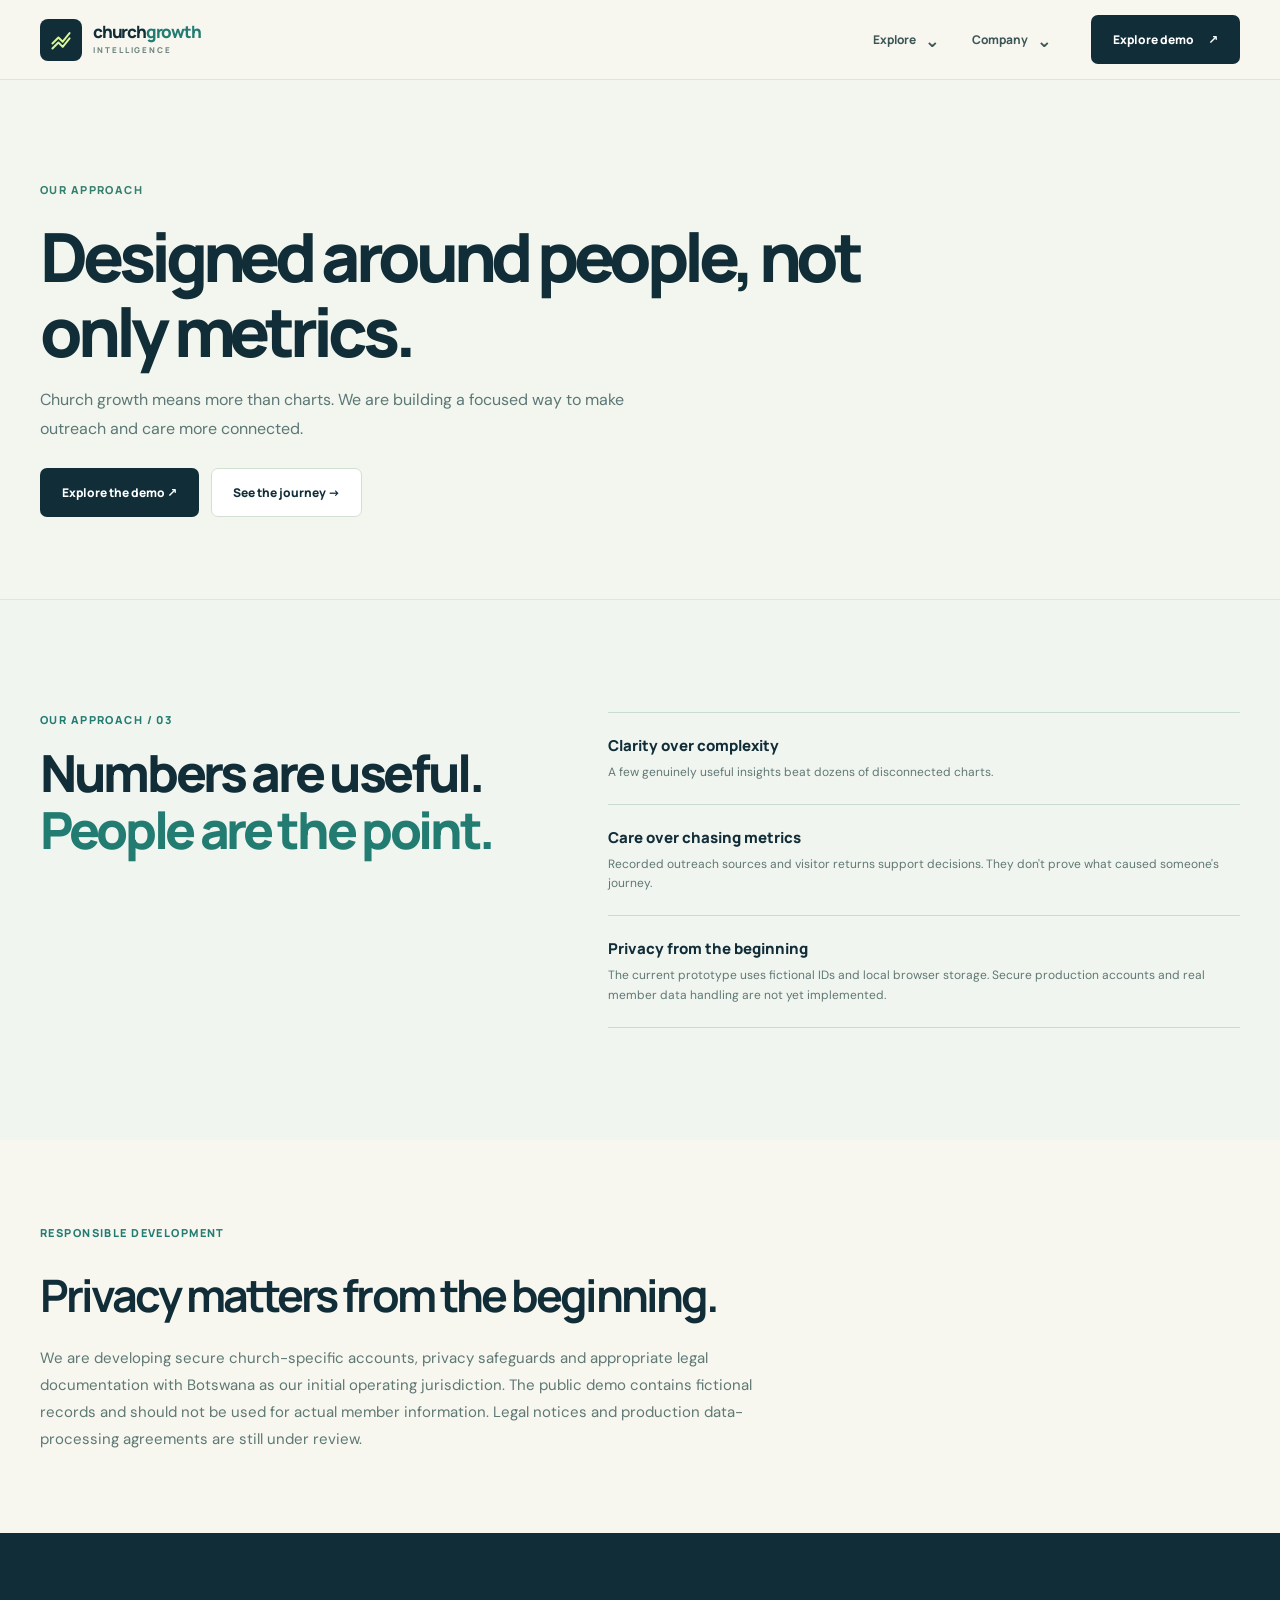
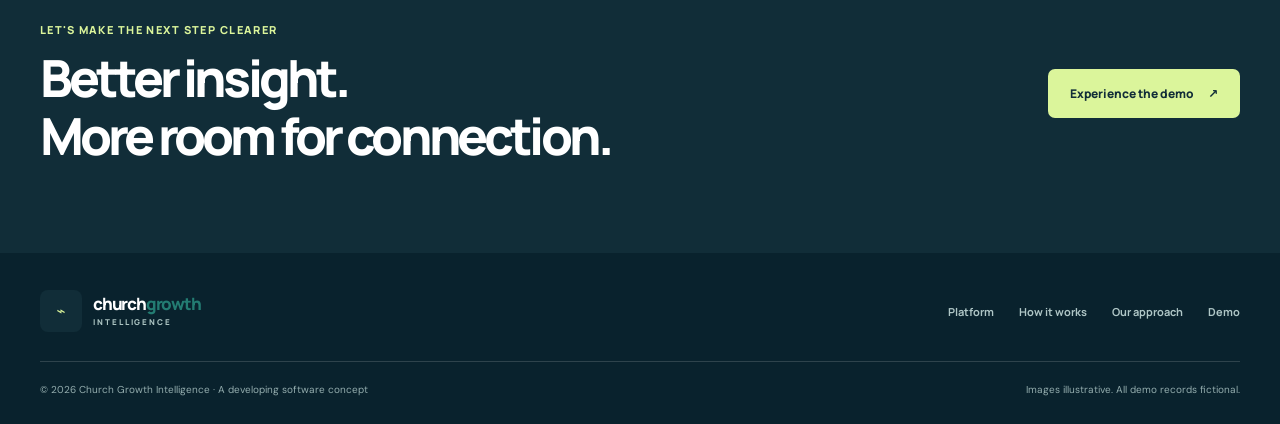
<file: about.html>
<!doctype html>
<html lang="en">
<head>
<meta charset="utf-8"><meta name="viewport" content="width=device-width,initial-scale=1">
<meta name="theme-color" content="#112d38">
<meta name="description" content="Our people-first approach to church outreach intelligence and responsible data handling.">
<meta property="og:title" content="Church Growth Intelligence — Beyond the first hello">
<meta property="og:description" content="One connected view of outreach, first visits, follow-ups and returns.">
<title>Our Approach — Church Growth Intelligence</title>
<link rel="preconnect" href="https://fonts.googleapis.com">
<link rel="preconnect" href="https://fonts.gstatic.com" crossorigin>
<link href="https://fonts.googleapis.com/css2?family=DM+Sans:wght@400;500;600;700;800&family=Manrope:wght@400;500;600;700;800&display=swap" rel="stylesheet">
<style>
:root{--ink:#112d38;--ink2:#163d49;--cream:#f7f7f0;--white:#fff;--lime:#dbf59b;--teal:#237c72;--line:#dce5de;--muted:#5e7474;--font:'DM Sans',system-ui,sans-serif;--display:'Manrope',system-ui,sans-serif}
*{box-sizing:border-box}
html{scroll-behavior:smooth;scroll-padding-top:90px}
body{margin:0;background:var(--cream);color:var(--ink);font:15px/1.6 var(--font);-webkit-font-smoothing:antialiased}
h1,h2,h3,p,figure{margin:0}h1,h2,h3{font-family:var(--display);letter-spacing:-.065em}a{color:inherit;text-decoration:none}button{font:inherit;cursor:pointer}img{display:block;max-width:100%}::selection{background:var(--lime);color:var(--ink)}:focus-visible{outline:3px solid #75ac8a;outline-offset:4px}
.wrap{width:min(1210px,calc(100% - 80px));margin-inline:auto}.skip{position:absolute;top:-100px;left:12px;background:#fff;color:#112d38;padding:12px;z-index:100}.skip:focus{top:10px}
.header{background:var(--cream);height:80px;position:relative;z-index:10;border-bottom:1px solid #dce6dc}.header-inner{height:100%;display:flex;align-items:center;gap:34px}.brand{display:flex;gap:11px;align-items:center;white-space:nowrap}.brand-mark{width:42px;height:42px;background:var(--ink);border-radius:8px;color:var(--lime);display:grid;place-items:center}.brand-mark svg{height:24px;width:24px}.brand-main{display:block;font:800 17px/1 var(--display);letter-spacing:-.07em}.brand-main em{font-style:normal;color:var(--teal)}.brand-sub{display:block;font:800 8px/1.3 var(--display);letter-spacing:.24em;margin-top:5px;color:#718682}
.nav{margin-left:auto;display:flex;align-items:center;gap:32px}.nav a{font:750 12px var(--display);color:#3c5557}.nav a:hover{color:var(--teal)}.btn{display:inline-flex;align-items:center;justify-content:center;gap:14px;min-height:49px;border-radius:7px;border:1px solid transparent;padding:12px 21px;font:800 12px var(--display);transition:background .2s,transform .2s}.btn:hover{transform:translateY(-2px)}.btn-dark{background:var(--ink);color:#fff}.btn-dark:hover{background:#234854}.btn-lime{background:var(--lime);color:var(--ink)}.btn-lime:hover{background:#edffba}.btn-light{background:#fff;border-color:#d4dfd3;color:var(--ink)}.btn-light:hover{background:#f3f9ef}.menu{display:none;border:1px solid #ccdbd0;background:none;border-radius:8px;width:43px;height:43px;align-items:center;justify-content:center;color:var(--ink)}
.hero{background:var(--ink);color:#fff;overflow:hidden}.hero-layout{min-height:690px;display:grid;grid-template-columns:minmax(0,1.04fr) minmax(0,.96fr);align-items:stretch}.hero-copy{padding:104px 49px 96px max(40px,calc((100vw - 1210px)/2));display:flex;flex-direction:column;align-items:flex-start;justify-content:center}.eyebrow{font:800 11px var(--display);letter-spacing:.13em;text-transform:uppercase;color:var(--teal)}.hero .eyebrow{color:#bceba7;display:flex;align-items:center;gap:10px}.hero .eyebrow:before{content:"";width:8px;height:8px;border-radius:50%;background:var(--lime)}.hero h1{font-size:clamp(55px,5.15vw,79px);font-weight:800;line-height:1.065;max-width:720px;letter-spacing:-.078em;margin:26px 0 23px}.hero h1 mark{color:var(--ink);background:var(--lime);padding:0 7px;box-decoration-break:clone;-webkit-box-decoration-break:clone}.hero-copy>p{max-width:490px;font-size:16px;color:#c0d4d4;line-height:1.78}.hero-actions{display:flex;align-items:center;flex-wrap:wrap;gap:14px;margin-top:31px}.hero-actions .plain-link{font:800 12px var(--display);color:#ebf4f0;display:inline-flex;gap:12px;align-items:center;padding:11px 5px}.hero-actions .plain-link:hover{text-decoration:underline;text-underline-offset:5px}.hero-note{color:#a3babc;font-size:11px;margin-top:29px;display:flex;align-items:center;gap:9px}.hero-note:before{content:"";width:6px;height:6px;background:#b6dfa8;border-radius:50%}
.hero-visual{position:relative;background:#b7cabe;min-height:600px;overflow:hidden}.hero-visual img{width:100%;height:100%;position:absolute;inset:0;object-fit:cover;object-position:center 42%;filter:saturate(.82) contrast(1.04)}.hero-visual:after{content:"";position:absolute;inset:0;background:linear-gradient(180deg,transparent 45%,#091c25bb 100%)}.photo-caption{position:absolute;bottom:45px;left:45px;right:38px;z-index:1;border-top:1px solid #ffffff75;padding-top:17px;display:flex;justify-content:space-between;gap:15px;color:white;font:750 12px var(--display)}.photo-caption span:last-child{letter-spacing:.13em;font-size:10px;color:#e7f3e9}.photo-fallback{position:absolute;inset:0;background:linear-gradient(135deg,#42685d,#99bfa4);display:grid;place-items:center;color:#fff;font:800 35px var(--display);padding:50px}
.ticker{background:var(--lime);border-bottom:1px solid #bed59a}.ticker-inner{display:grid;grid-template-columns:repeat(3,1fr);gap:20px;min-height:71px;align-items:center}.ticker-inner span{font:800 12px var(--display);color:#284a42;display:flex;align-items:center;gap:14px}.ticker-inner b{height:23px;width:23px;border:1px solid #7a9b74;border-radius:50%;display:grid;place-items:center;font-size:9px}
.section{padding:112px 0}.section-heading{margin-bottom:43px;display:flex;align-items:end;justify-content:space-between;gap:50px}.section-heading h2{font-size:clamp(40px,4.2vw,60px);line-height:1.12;font-weight:800;letter-spacing:-.075em;max-width:740px;margin-top:14px}.section-heading p{max-width:320px;color:var(--muted);font-size:14px;line-height:1.8}.product{background:#f8faf7}.product-shell{background:#dfece3;padding:15px;border-radius:17px;border:1px solid #cee0d3;box-shadow:0 25px 70px #16392a14}.app-window{background:white;overflow:hidden;border-radius:10px;border:1px solid #d4e3dc}.browser{height:47px;border-bottom:1px solid #e1eae5;display:flex;align-items:center;justify-content:space-between;padding:0 18px;gap:12px;background:#fbfdfb;font:800 9px var(--display);letter-spacing:.13em;color:#728a85}.dots{display:flex;gap:6px}.dots i{background:#cbd8d0;width:7px;height:7px;border-radius:50%}.browser a{color:#226e68;letter-spacing:0;font-size:10px}.app-body{display:grid;grid-template-columns:205px minmax(0,1fr);min-height:445px}.app-sidebar{background:var(--ink);color:#c3d8d6;padding:29px 21px}.app-sidebar strong{font:800 16px var(--display);color:white;letter-spacing:-.06em;display:block;margin-bottom:38px}.app-sidebar strong em{font-style:normal;color:var(--lime)}.app-sidebar span{display:block;font:700 11px var(--display);margin:0 0 10px;padding:13px 14px;border-radius:7px}.app-sidebar span.on{background:var(--lime);color:var(--ink)}.app-main{padding:33px 38px 35px;background:#f9fbf9}.app-top{display:flex;justify-content:space-between;gap:13px;font:800 10px var(--display);letter-spacing:.08em;color:#64857f}.app-top i{font-style:normal;color:#278272}.app-main h3{font-size:25px;margin:11px 0 24px}.mini-stats{display:grid;grid-template-columns:repeat(3,1fr);gap:11px}.mini-stat{border:1px solid #dfe9e2;border-radius:8px;background:white;padding:17px}.mini-stat small{display:block;font-size:11px;color:#76908a}.mini-stat strong{display:block;font:800 31px var(--display);letter-spacing:-.055em;margin:7px 0}.mini-stat em{font-size:10px;font-style:normal;color:#488177}.app-lower{display:grid;grid-template-columns:1.45fr 1fr;gap:12px;margin-top:12px}.mini-panel{border:1px solid #dfe9e2;border-radius:8px;padding:18px 19px 13px;background:#fff;min-width:0}.mini-panel>b{font:800 11px var(--display)}.bars{height:144px;display:flex;align-items:end;gap:14px;border-bottom:1px solid #dfeae2;margin-top:20px;padding:0 5px}.bars i{flex:1;background:#5aa597;display:block;border-radius:3px 3px 0 0}.bars i:nth-child(2n){background:#accdb8}.task{font-size:11px;color:#557371;display:flex;justify-content:space-between;border-bottom:1px solid #e8eee9;padding:15px 0;gap:8px}.task:last-child{border:0}.task b{color:#267c6e;font-size:10px}.product-foot{display:flex;justify-content:space-between;align-items:center;gap:20px;margin-top:17px}.product-foot p{font-size:11px;color:#708780;max-width:620px}.text-link{color:#247b6d;font:800 12px var(--display);white-space:nowrap}.text-link:hover{text-decoration:underline;text-underline-offset:4px}
.statement{background:var(--lime);padding:112px 0 119px}.statement-inner{display:grid;grid-template-columns:1.15fr .6fr;align-items:end;gap:95px}.statement h2{font:800 clamp(46px,5vw,72px)/1.11 var(--display);letter-spacing:-.08em;margin-top:16px}.statement p{font-size:15px;color:#4b6558;line-height:1.82;max-width:340px}.statement .eyebrow{color:#3c7661}
.journey{background:#fff}.journey-list{border-top:1px solid #d8e3db}.journey-row{display:grid;grid-template-columns:73px 1fr 1fr 32px;align-items:center;gap:25px;padding:32px 5px;border-bottom:1px solid #d8e3db;transition:padding .2s,background .2s}.journey-row:hover{padding-left:17px;background:#f5f9f4}.journey-row .number{font:800 12px var(--display);color:#548877}.journey-row h3{font:800 clamp(24px,2.7vw,34px)/1.2 var(--display);letter-spacing:-.06em}.journey-row p{font-size:13px;color:#657c78}.journey-row .arrow{font-size:25px;color:#357d70}.journey-row:focus-visible{background:#edf7e6}
.values{background:#f1f5ef}.values-inner{display:grid;grid-template-columns:.85fr 1.15fr;gap:100px}.values h2{font:800 clamp(37px,4vw,55px)/1.12 var(--display);margin-top:17px}.values h2 em{font-style:normal;color:var(--teal)}.values>p{color:#58716c}.value-list{border-top:1px solid #cadcd0}.value{border-bottom:1px solid #cadcd0;padding:22px 0}.value strong{font:800 15px var(--display);display:block}.value p{font-size:12px;color:#607875;margin-top:7px}
.cta{background:var(--ink);color:white;padding:89px 0}.cta-inner{display:flex;justify-content:space-between;align-items:center;gap:40px}.cta h2{font:800 clamp(40px,4vw,58px)/1.12 var(--display);letter-spacing:-.075em;margin-top:12px;max-width:730px}.cta .eyebrow{color:var(--lime)}
.footer{background:#09222d;color:#afc6c6;padding:37px 0 26px}.foot-top{display:flex;align-items:center;justify-content:space-between;gap:24px;padding-bottom:29px;border-bottom:1px solid #ffffff26}.footer .brand-main{color:white}.footer .brand-sub{color:#acc4c2}.foot-links{display:flex;gap:25px;flex-wrap:wrap;font:700 11px var(--display)}.foot-links a:hover{color:#fff}.foot-bottom{padding-top:20px;display:flex;align-items:center;justify-content:space-between;gap:25px;font-size:10px;color:#94adae}
@media(max-width:1110px){.hero-copy{padding-left:40px}.hero h1{font-size:clamp(50px,5.4vw,64px)}.hero-layout{min-height:625px}.hero-visual{min-height:625px}.section{padding:92px 0}.values-inner{gap:50px}}
@media(max-width:850px){.wrap{width:min(100% - 50px,750px)}.nav{gap:18px}.nav a{font-size:11px}.hero-layout{min-height:0}.hero-copy{padding:72px 30px 72px 26px}.hero h1{font-size:clamp(42px,5.9vw,57px)}.hero-visual{min-height:565px}.section-heading{align-items:flex-start;flex-direction:column;gap:15px}.section-heading p{max-width:700px}.app-body{grid-template-columns:140px 1fr}.app-sidebar{padding:22px 12px}.app-main{padding:25px 20px}.app-sidebar span{font-size:9px;padding:11px}.mini-stat{padding:12px}.mini-stat strong{font-size:25px}.statement-inner{gap:34px}.values-inner{gap:35px}}
@media(max-width:680px){.header{height:68px}.wrap{width:calc(100% - 38px)}.header-inner{position:relative}.nav{display:none;position:absolute;top:67px;left:-19px;right:-19px;background:var(--cream);padding:15px 19px 23px;box-shadow:0 15px 20px #112d3822;border-bottom:1px solid #dce5dc;align-items:stretch;flex-direction:column;gap:0}.nav.open{display:flex}.nav a{padding:12px 5px;font-size:14px}.header-cta{margin-left:auto;font-size:10px;padding:10px 12px;min-height:40px}.menu{display:flex}.hero-layout{grid-template-columns:1fr}.hero-copy{padding:67px 23px 65px}.hero h1{font-size:clamp(49px,10.7vw,67px);margin-top:24px}.hero-copy>p{font-size:15px}.hero-visual{min-height:450px}.photo-caption{left:25px;right:25px;bottom:25px}.ticker-inner{grid-template-columns:1fr;padding:17px 0;gap:10px}.ticker-inner span{font-size:11px}.section{padding:77px 0}.section-heading h2{font-size:40px}.product-shell{padding:5px}.app-body{display:block}.app-sidebar{display:none}.app-main{padding:19px 13px}.browser{padding:0 11px}.browser span:nth-child(2){font-size:7px}.app-main h3{font-size:20px}.mini-stats{gap:6px}.mini-stat{padding:10px 7px}.mini-stat small{font-size:9px}.mini-stat strong{font-size:23px}.mini-stat em{font-size:9px}.app-lower{grid-template-columns:1fr}.mini-panel{padding:13px}.bars{height:100px}.statement{padding:77px 0}.statement-inner{grid-template-columns:1fr;gap:20px}.statement h2{font-size:clamp(42px,9.5vw,60px)}.statement p{max-width:620px}.journey-row{grid-template-columns:39px 1fr 22px;gap:11px;padding:23px 2px}.journey-row p{grid-column:2/3;margin-top:-4px}.journey-row .arrow{grid-column:3;grid-row:1}.journey-row h3{font-size:22px}.values-inner{grid-template-columns:1fr;gap:30px}.values h2{font-size:39px}.cta-inner{flex-direction:column;align-items:flex-start}.cta h2{font-size:43px}.foot-top{flex-direction:column;align-items:flex-start}.foot-bottom{flex-direction:column;align-items:flex-start;gap:7px}}
@media(max-width:410px){.header-cta{font-size:0;padding:10px}.header-cta:after{content:"↗";font-size:16px}.hero h1{font-size:44px}.hero-visual{min-height:340px}.hero-actions{align-items:stretch}.hero-actions .btn{width:100%}.hero-actions .plain-link{width:100%}.photo-caption{font-size:10px}.section-heading h2{font-size:36px}.mini-stat strong{font-size:20px}.mini-stat em{font-size:8px}.statement h2{font-size:40px}.journey-row h3{font-size:20px}.cta h2{font-size:38px}}
@media(prefers-reduced-motion:reduce){html{scroll-behavior:auto}.btn{transition:none}.btn:hover{transform:none}}

/* Multipage disclosure navigation; keyboard and tap accessible */
.nav{gap:22px}.nav-group{position:relative}.nav-trigger{display:flex;align-items:center;gap:9px;padding:12px 5px;border:0;background:transparent;color:#3c5557;font:750 12px var(--display);cursor:pointer}.nav-trigger:hover,.nav-trigger[aria-expanded=true]{color:#237c72}.nav-trigger span{font-size:18px;transition:transform .16s}.nav-trigger[aria-expanded=true] span{transform:rotate(180deg)}
.nav-dropdown{display:none;position:absolute;top:calc(100% + 12px);left:-16px;width:270px;border:1px solid #d9e7da;background:#fff;border-radius:12px;padding:9px;box-shadow:0 16px 50px #143c3325;z-index:25}.nav-group.open .nav-dropdown{display:grid;gap:2px}
.nav-dropdown a{display:flex;flex-direction:column;gap:3px;border-radius:8px;padding:12px 13px;color:#193e35!important;text-decoration:none!important}.nav-dropdown a:hover,.nav-dropdown a:focus-visible{background:#edf6e7}.nav-dropdown a strong{font:800 12px var(--display)}.nav-dropdown a small{font:500 10px/1.5 var(--font);color:#769084}
.subpage-hero{background:#f2f6ee;padding:97px 0 82px;border-bottom:1px solid #dce9d8}.subpage-hero .eyebrow{color:#367e6e}.subpage-hero h1{font:800 clamp(42px,5.3vw,70px)/1.1 var(--display);letter-spacing:-.075em;max-width:890px;margin:18px 0 18px}.subpage-hero p{font-size:16px;color:#5b7776;max-width:640px;line-height:1.8}.subpage-actions{display:flex;gap:12px;flex-wrap:wrap;margin-top:24px}
.subpage-feature-grid{display:grid;grid-template-columns:repeat(3,minmax(0,1fr));gap:14px}.subpage-feature{background:#fff;border:1px solid #deeadf;padding:25px;border-radius:10px}.subpage-feature b{font:800 10px var(--display);letter-spacing:.1em;color:#448371}.subpage-feature h3{font:800 20px var(--display);letter-spacing:-.055em;margin:15px 0 10px}.subpage-feature p{color:#657d73;font-size:12px;line-height:1.75}.subpage-note{margin-top:24px;color:#6b847c;font-size:12px}.subpage-layout{padding:80px 0}
@media(max-width:850px){.subpage-feature-grid{grid-template-columns:repeat(2,1fr)}}
@media(max-width:680px){.nav{padding:11px 15px 18px!important;gap:0!important}.nav-group{width:100%;border-bottom:1px solid #e4ebe4}.nav-trigger{width:100%;padding:13px 5px;justify-content:space-between;font-size:14px}.nav-dropdown{position:static;display:grid!important;width:100%;box-shadow:none;border:0;border-radius:0;padding:0 0 8px;background:transparent}.nav-dropdown a{padding:10px 13px}.nav-dropdown a small{font-size:10px}.nav-group.open .nav-dropdown{display:grid}.subpage-feature-grid{grid-template-columns:1fr}.subpage-hero{padding:69px 0 60px}.subpage-hero h1{font-size:42px}}
</style>
</head><body>
<a class="skip" href="#main">Skip to content</a>
<header class="header"><div class="wrap header-inner">
<a href="index.html" class="brand" aria-label="Church Growth Intelligence homepage"><span class="brand-mark"><svg viewBox="0 0 28 28" fill="none" aria-hidden="true"><path d="m4 18 7-7 5 5 8-10M4 24l7-7 5 5 8-10" stroke="currentColor" stroke-width="2.3" stroke-linecap="round" stroke-linejoin="round"/></svg></span><span><span class="brand-main">church<em>growth</em></span><span class="brand-sub">INTELLIGENCE</span></span></a>
<nav id="mobile-nav" class="nav" aria-label="Main navigation">
  <div class="nav-group"><button class="nav-trigger" type="button" aria-expanded="false" aria-controls="menu-explore">Explore <span aria-hidden="true">⌄</span></button>
    <div class="nav-dropdown" id="menu-explore">
      <a href="platform.html"><strong>The platform</strong><small>See what the product can do</small></a>
      <a href="how-it-works.html"><strong>How it works</strong><small>From outreach to return</small></a>
      <a href="app.html#/overview"><strong>Interactive demo</strong><small>Try fictional church data</small></a>
    </div>
  </div>
  <div class="nav-group"><button class="nav-trigger" type="button" aria-expanded="false" aria-controls="menu-company">Company <span aria-hidden="true">⌄</span></button>
    <div class="nav-dropdown" id="menu-company">
      <a href="about.html"><strong>Our approach</strong><small>People-first intelligence</small></a>
      <a href="about.html#privacy"><strong>Privacy by design</strong><small>What we're building responsibly</small></a>
    </div>
  </div>
</nav>
<a class="btn btn-dark header-cta" href="app.html#/overview">Explore demo <span aria-hidden="true">↗</span></a>
<button class="menu" id="menu-toggle" type="button" aria-label="Open navigation" aria-controls="mobile-nav" aria-expanded="false"><svg viewBox="0 0 24 24" width="21" height="21" fill="none" stroke="currentColor" stroke-width="2" aria-hidden="true"><path d="M4 6h16M4 12h16M4 18h16"/></svg></button>
</div></header>
<main id="main"><section class="subpage-hero"><div class="wrap"><span class="eyebrow">OUR APPROACH</span><h1>Designed around people, not only metrics.</h1><p>Church growth means more than charts. We are building a focused way to make outreach and care more connected.</p><div class="subpage-actions"><a class="btn btn-dark" href="app.html#/overview">Explore the demo ↗</a><a class="btn btn-light" href="how-it-works.html">See the journey →</a></div></div></section><section class="section values" id="values" aria-labelledby="values-title"><div class="wrap values-inner"><div><div class="eyebrow">OUR APPROACH / 03</div><h2 id="values-title">Numbers are useful.<br><em>People are the point.</em></h2></div><div class="value-list">
<div class="value"><strong>Clarity over complexity</strong><p>A few genuinely useful insights beat dozens of disconnected charts.</p></div>
<div class="value"><strong>Care over chasing metrics</strong><p>Recorded outreach sources and visitor returns support decisions. They don't prove what caused someone's journey.</p></div>
<div class="value"><strong>Privacy from the beginning</strong><p>The current prototype uses fictional IDs and local browser storage. Secure production accounts and real member data handling are not yet implemented.</p></div>
</div></div></section><section class="subpage-layout" id="privacy"><div class="wrap"><span class="eyebrow">RESPONSIBLE DEVELOPMENT</span><h2 style="font-size:clamp(30px,3.5vw,46px);margin:15px 0 15px">Privacy matters from the beginning.</h2><p style="max-width:720px;color:#5e7874;line-height:1.8">We are developing secure church-specific accounts, privacy safeguards and appropriate legal documentation with Botswana as our initial operating jurisdiction. The public demo contains fictional records and should not be used for actual member information. Legal notices and production data-processing agreements are still under review.</p></div></section><section class="cta" aria-labelledby="cta-title"><div class="wrap cta-inner"><div><div class="eyebrow">LET'S MAKE THE NEXT STEP CLEARER</div><h2 id="cta-title">Better insight.<br>More room for connection.</h2></div><a class="btn btn-lime" href="app.html#/overview">Experience the demo <span aria-hidden="true">↗</span></a></div></section></main>
<footer class="footer"><div class="wrap"><div class="foot-top"><a class="brand" href="index.html"><span class="brand-mark" aria-hidden="true">⌁</span><span><span class="brand-main">church<em>growth</em></span><span class="brand-sub">INTELLIGENCE</span></span></a><div class="foot-links"><a href="platform.html">Platform</a><a href="how-it-works.html">How it works</a><a href="about.html">Our approach</a><a href="app.html#/overview">Demo</a></div></div>
<div class="foot-bottom"><span>© <span id="year">2026</span> Church Growth Intelligence · A developing software concept</span><span>Images illustrative. All demo records fictional.</span></div></div></footer>
<script>
document.getElementById('year').textContent=new Date().getFullYear();
const btn=document.getElementById('menu-toggle'),nav=document.getElementById('mobile-nav');
const groups=[...nav.querySelectorAll('.nav-group')];
function collapseGroups(except){groups.forEach(g=>{if(g===except)return;g.classList.remove('open');g.querySelector('button').setAttribute('aria-expanded','false');});}
function closeNav(){nav.classList.remove('open');btn.setAttribute('aria-expanded','false');btn.setAttribute('aria-label','Open navigation');collapseGroups();}
btn.addEventListener('click',()=>{const open=nav.classList.toggle('open');btn.setAttribute('aria-expanded',String(open));btn.setAttribute('aria-label',open?'Close navigation':'Open navigation');if(!open)collapseGroups();});
groups.forEach(g=>g.querySelector('button').addEventListener('click',()=>{const active=!g.classList.contains('open');collapseGroups(g);g.classList.toggle('open',active);g.querySelector('button').setAttribute('aria-expanded',String(active));}));
document.addEventListener('click',e=>{if(!nav.contains(e.target))collapseGroups();});
document.addEventListener('keydown',e=>{if(e.key==='Escape'){const opened=groups.find(g=>g.classList.contains('open'));if(opened){collapseGroups();opened.querySelector('button').focus();}else if(nav.classList.contains('open')){closeNav();btn.focus();}}});
nav.querySelectorAll('a').forEach(a=>a.addEventListener('click',closeNav));
</script>
</body></html>
</file>
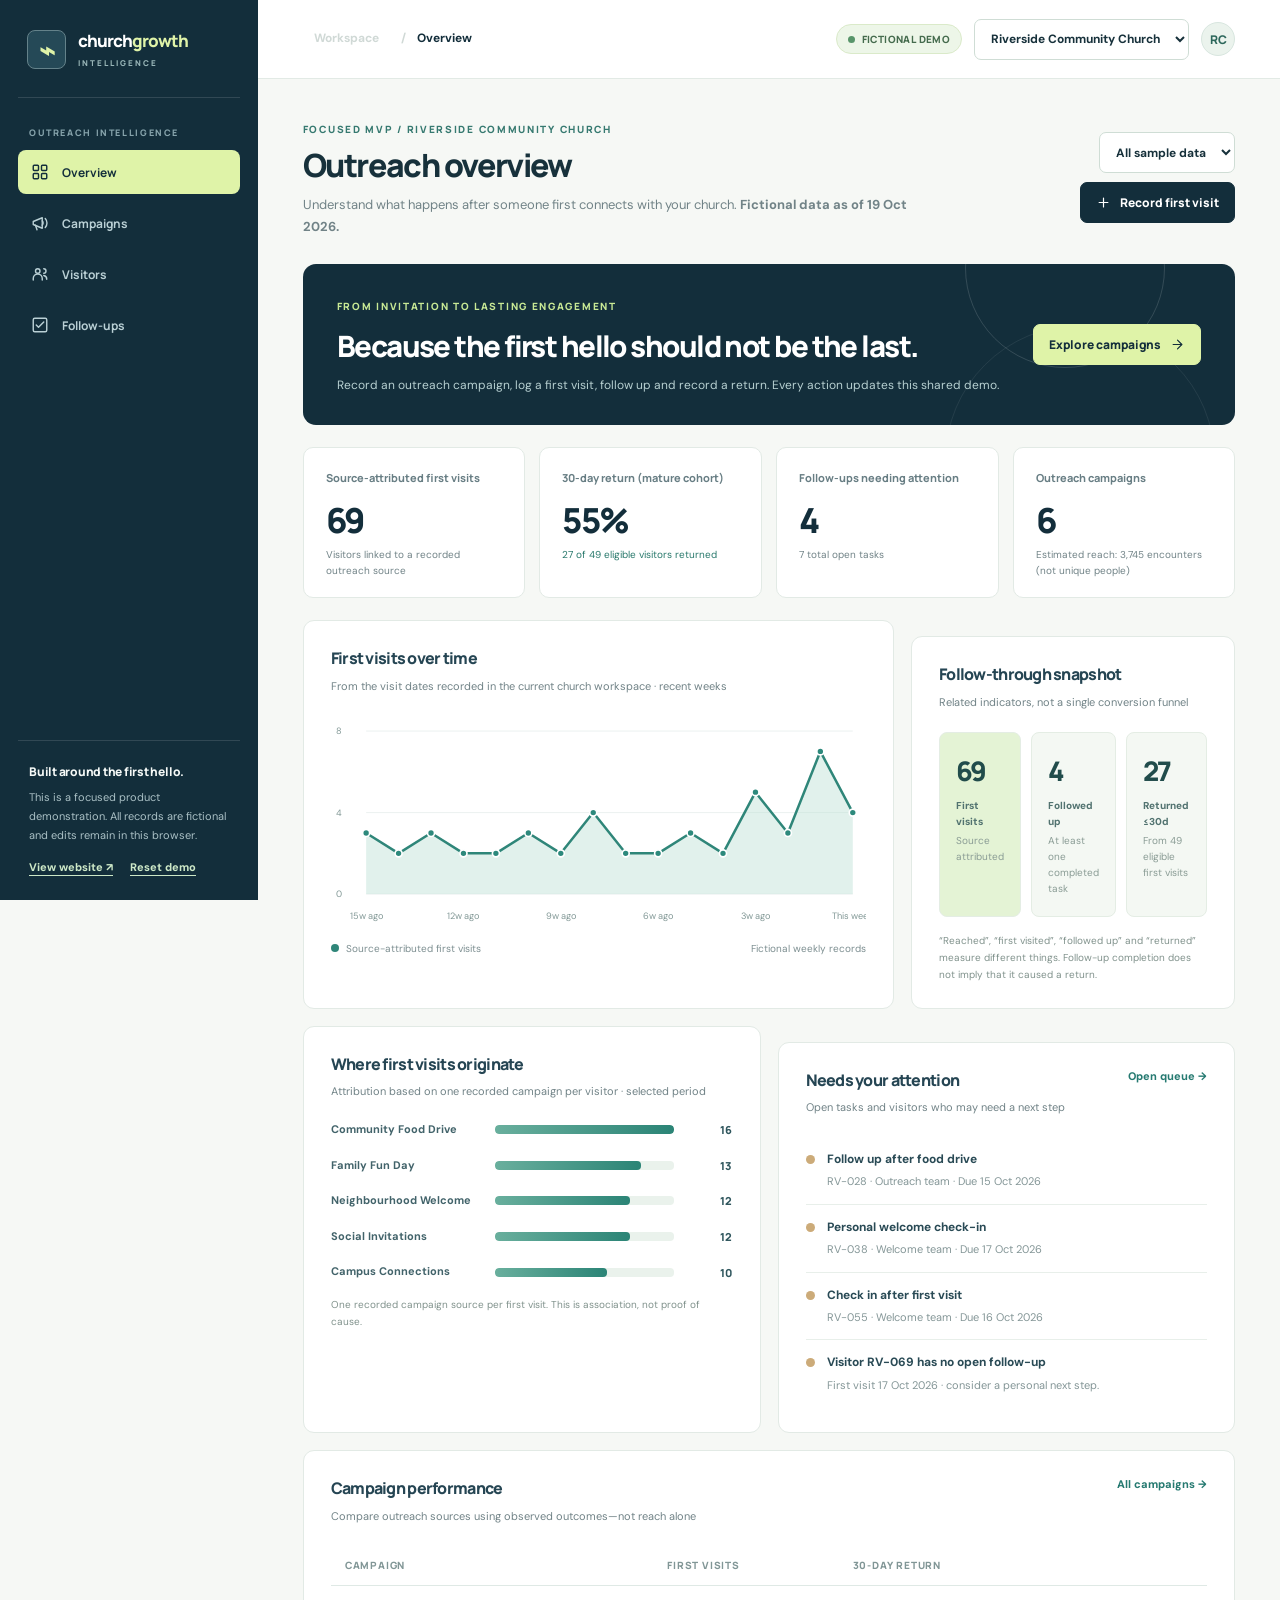
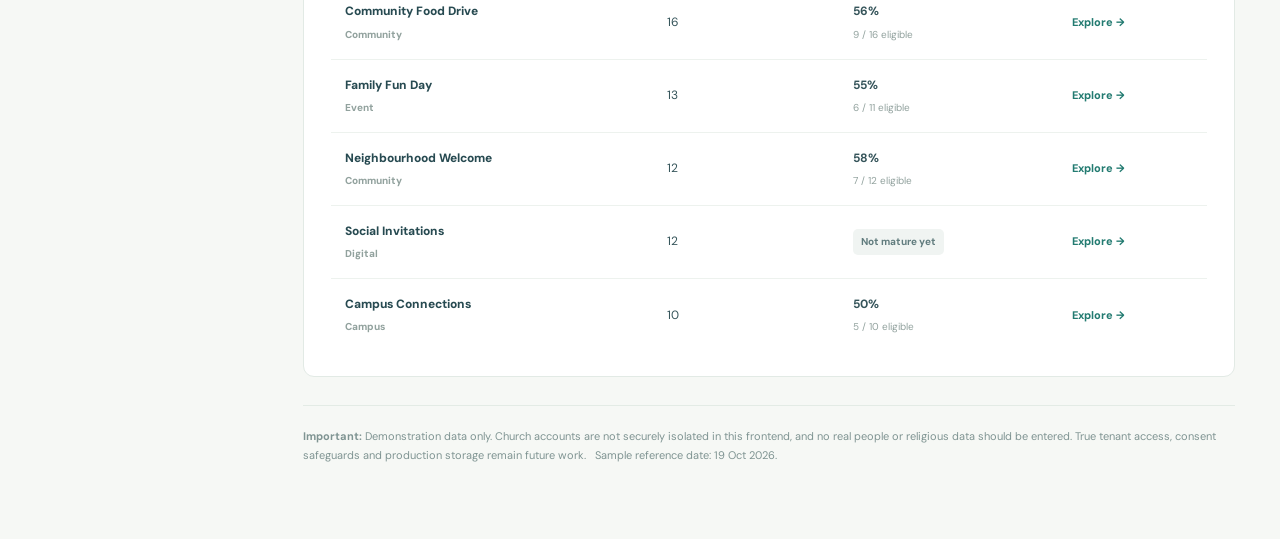
<file: app.html>
<!doctype html>
<html lang="en">
<head>
<meta charset="utf-8">
<meta name="viewport" content="width=device-width,initial-scale=1">
<meta name="theme-color" content="#132e3b">
<meta name="description" content="Explore a focused outreach intelligence demo for independent churches: campaigns, first visits, follow-up and observed visitor returns. Fictional data only.">
<title>Outreach Intelligence Demo — Church Growth Intelligence</title>
<link rel="preconnect" href="https://fonts.googleapis.com">
<link rel="preconnect" href="https://fonts.gstatic.com" crossorigin>
<link href="https://fonts.googleapis.com/css2?family=DM+Sans:wght@400;500;600;700;800&family=Manrope:wght@400;500;600;700;800&display=swap" rel="stylesheet">
<link rel="stylesheet" href="mvp.css">
</head>
<body>
<a href="#main-content" style="position:absolute;left:-200px;top:4px;z-index:100;background:#fff;color:#132e3b;padding:8px" onfocus="this.style.left='8px'" onblur="this.style.left='-200px'">Skip to content</a>
<div id="app"></div>
<div id="toasts" aria-live="polite"></div>
<noscript><p style="padding:2rem">This interactive demo requires JavaScript to show its fictional records.</p></noscript>
<script src="mvp.js" defer></script>
</body>
</html>
</file>
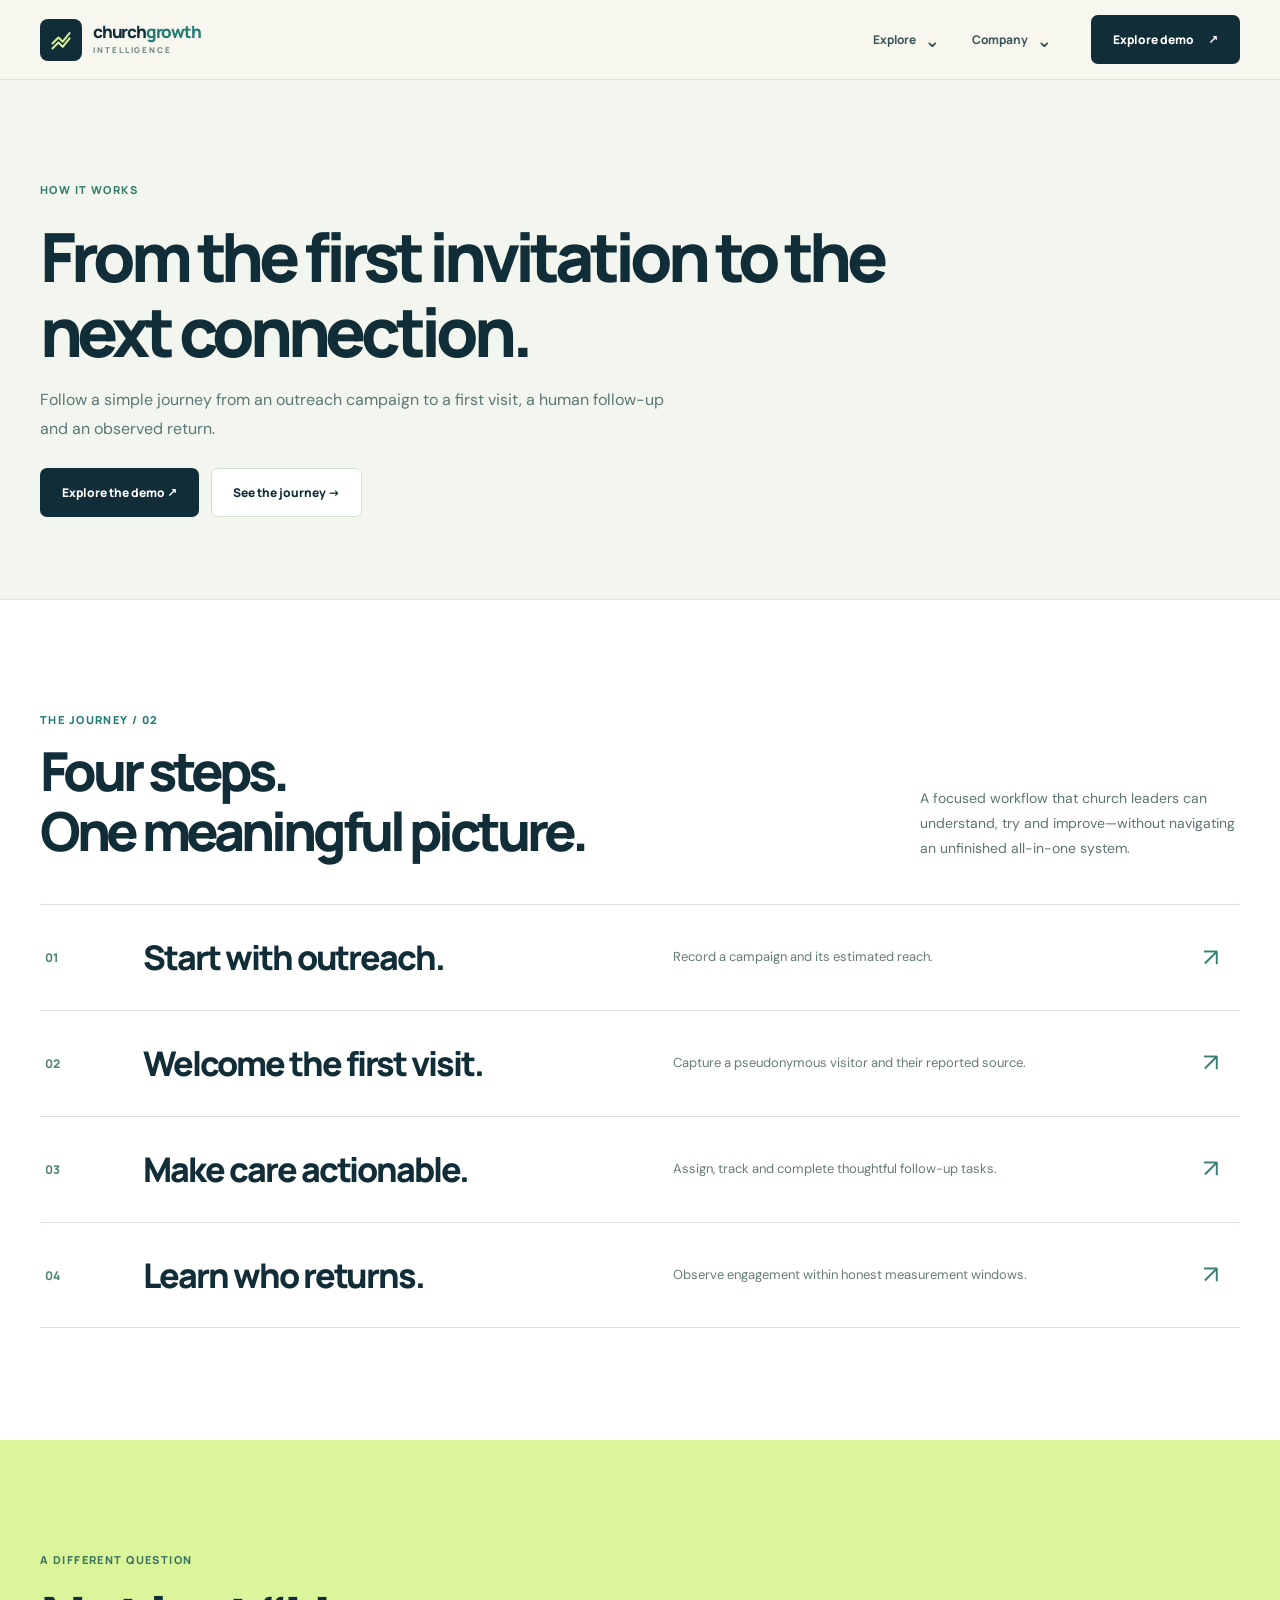
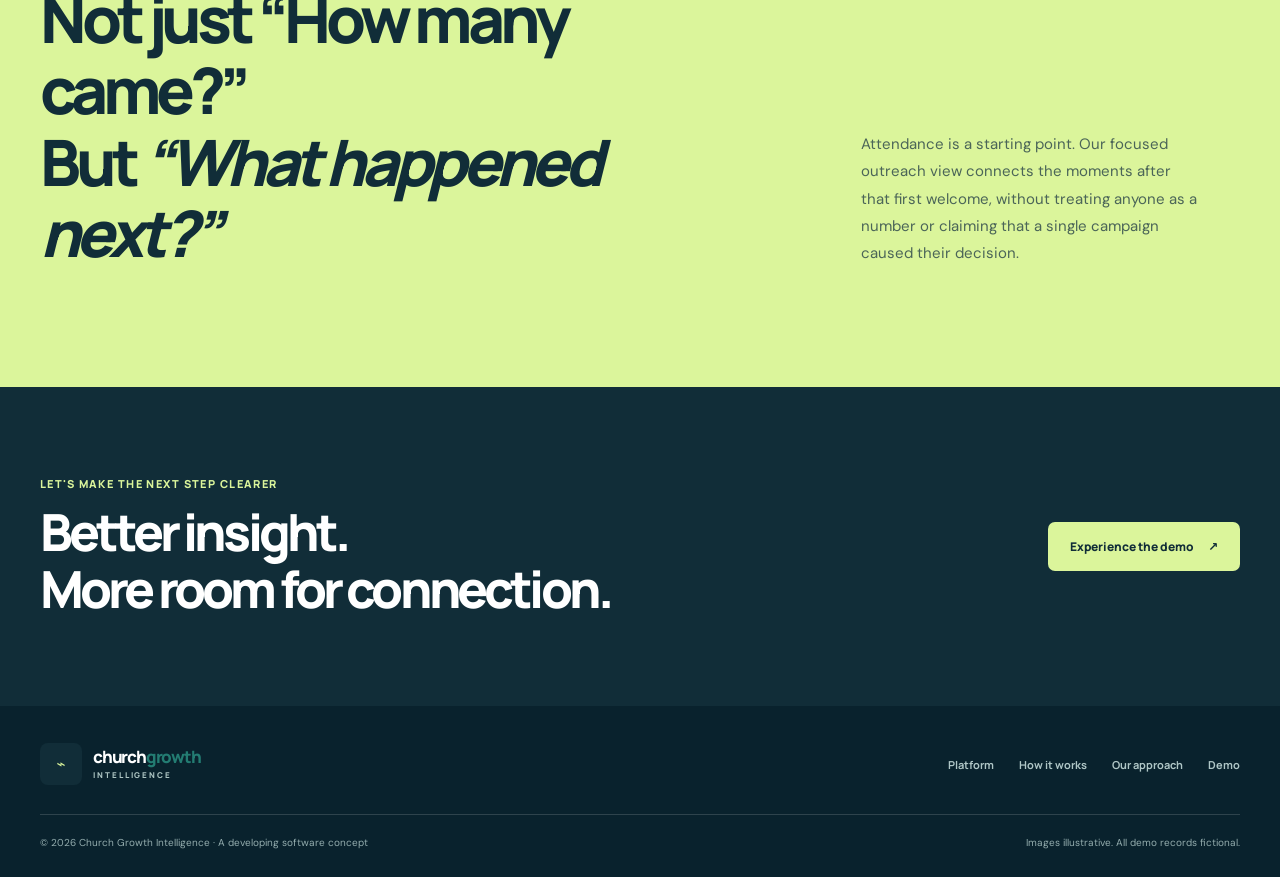
<file: how-it-works.html>
<!doctype html>
<html lang="en">
<head>
<meta charset="utf-8"><meta name="viewport" content="width=device-width,initial-scale=1">
<meta name="theme-color" content="#112d38">
<meta name="description" content="See how Church Growth Intelligence links outreach, visits, follow-ups and return engagement.">
<meta property="og:title" content="Church Growth Intelligence — Beyond the first hello">
<meta property="og:description" content="One connected view of outreach, first visits, follow-ups and returns.">
<title>How It Works — Church Growth Intelligence</title>
<link rel="preconnect" href="https://fonts.googleapis.com">
<link rel="preconnect" href="https://fonts.gstatic.com" crossorigin>
<link href="https://fonts.googleapis.com/css2?family=DM+Sans:wght@400;500;600;700;800&family=Manrope:wght@400;500;600;700;800&display=swap" rel="stylesheet">
<style>
:root{--ink:#112d38;--ink2:#163d49;--cream:#f7f7f0;--white:#fff;--lime:#dbf59b;--teal:#237c72;--line:#dce5de;--muted:#5e7474;--font:'DM Sans',system-ui,sans-serif;--display:'Manrope',system-ui,sans-serif}
*{box-sizing:border-box}
html{scroll-behavior:smooth;scroll-padding-top:90px}
body{margin:0;background:var(--cream);color:var(--ink);font:15px/1.6 var(--font);-webkit-font-smoothing:antialiased}
h1,h2,h3,p,figure{margin:0}h1,h2,h3{font-family:var(--display);letter-spacing:-.065em}a{color:inherit;text-decoration:none}button{font:inherit;cursor:pointer}img{display:block;max-width:100%}::selection{background:var(--lime);color:var(--ink)}:focus-visible{outline:3px solid #75ac8a;outline-offset:4px}
.wrap{width:min(1210px,calc(100% - 80px));margin-inline:auto}.skip{position:absolute;top:-100px;left:12px;background:#fff;color:#112d38;padding:12px;z-index:100}.skip:focus{top:10px}
.header{background:var(--cream);height:80px;position:relative;z-index:10;border-bottom:1px solid #dce6dc}.header-inner{height:100%;display:flex;align-items:center;gap:34px}.brand{display:flex;gap:11px;align-items:center;white-space:nowrap}.brand-mark{width:42px;height:42px;background:var(--ink);border-radius:8px;color:var(--lime);display:grid;place-items:center}.brand-mark svg{height:24px;width:24px}.brand-main{display:block;font:800 17px/1 var(--display);letter-spacing:-.07em}.brand-main em{font-style:normal;color:var(--teal)}.brand-sub{display:block;font:800 8px/1.3 var(--display);letter-spacing:.24em;margin-top:5px;color:#718682}
.nav{margin-left:auto;display:flex;align-items:center;gap:32px}.nav a{font:750 12px var(--display);color:#3c5557}.nav a:hover{color:var(--teal)}.btn{display:inline-flex;align-items:center;justify-content:center;gap:14px;min-height:49px;border-radius:7px;border:1px solid transparent;padding:12px 21px;font:800 12px var(--display);transition:background .2s,transform .2s}.btn:hover{transform:translateY(-2px)}.btn-dark{background:var(--ink);color:#fff}.btn-dark:hover{background:#234854}.btn-lime{background:var(--lime);color:var(--ink)}.btn-lime:hover{background:#edffba}.btn-light{background:#fff;border-color:#d4dfd3;color:var(--ink)}.btn-light:hover{background:#f3f9ef}.menu{display:none;border:1px solid #ccdbd0;background:none;border-radius:8px;width:43px;height:43px;align-items:center;justify-content:center;color:var(--ink)}
.hero{background:var(--ink);color:#fff;overflow:hidden}.hero-layout{min-height:690px;display:grid;grid-template-columns:minmax(0,1.04fr) minmax(0,.96fr);align-items:stretch}.hero-copy{padding:104px 49px 96px max(40px,calc((100vw - 1210px)/2));display:flex;flex-direction:column;align-items:flex-start;justify-content:center}.eyebrow{font:800 11px var(--display);letter-spacing:.13em;text-transform:uppercase;color:var(--teal)}.hero .eyebrow{color:#bceba7;display:flex;align-items:center;gap:10px}.hero .eyebrow:before{content:"";width:8px;height:8px;border-radius:50%;background:var(--lime)}.hero h1{font-size:clamp(55px,5.15vw,79px);font-weight:800;line-height:1.065;max-width:720px;letter-spacing:-.078em;margin:26px 0 23px}.hero h1 mark{color:var(--ink);background:var(--lime);padding:0 7px;box-decoration-break:clone;-webkit-box-decoration-break:clone}.hero-copy>p{max-width:490px;font-size:16px;color:#c0d4d4;line-height:1.78}.hero-actions{display:flex;align-items:center;flex-wrap:wrap;gap:14px;margin-top:31px}.hero-actions .plain-link{font:800 12px var(--display);color:#ebf4f0;display:inline-flex;gap:12px;align-items:center;padding:11px 5px}.hero-actions .plain-link:hover{text-decoration:underline;text-underline-offset:5px}.hero-note{color:#a3babc;font-size:11px;margin-top:29px;display:flex;align-items:center;gap:9px}.hero-note:before{content:"";width:6px;height:6px;background:#b6dfa8;border-radius:50%}
.hero-visual{position:relative;background:#b7cabe;min-height:600px;overflow:hidden}.hero-visual img{width:100%;height:100%;position:absolute;inset:0;object-fit:cover;object-position:center 42%;filter:saturate(.82) contrast(1.04)}.hero-visual:after{content:"";position:absolute;inset:0;background:linear-gradient(180deg,transparent 45%,#091c25bb 100%)}.photo-caption{position:absolute;bottom:45px;left:45px;right:38px;z-index:1;border-top:1px solid #ffffff75;padding-top:17px;display:flex;justify-content:space-between;gap:15px;color:white;font:750 12px var(--display)}.photo-caption span:last-child{letter-spacing:.13em;font-size:10px;color:#e7f3e9}.photo-fallback{position:absolute;inset:0;background:linear-gradient(135deg,#42685d,#99bfa4);display:grid;place-items:center;color:#fff;font:800 35px var(--display);padding:50px}
.ticker{background:var(--lime);border-bottom:1px solid #bed59a}.ticker-inner{display:grid;grid-template-columns:repeat(3,1fr);gap:20px;min-height:71px;align-items:center}.ticker-inner span{font:800 12px var(--display);color:#284a42;display:flex;align-items:center;gap:14px}.ticker-inner b{height:23px;width:23px;border:1px solid #7a9b74;border-radius:50%;display:grid;place-items:center;font-size:9px}
.section{padding:112px 0}.section-heading{margin-bottom:43px;display:flex;align-items:end;justify-content:space-between;gap:50px}.section-heading h2{font-size:clamp(40px,4.2vw,60px);line-height:1.12;font-weight:800;letter-spacing:-.075em;max-width:740px;margin-top:14px}.section-heading p{max-width:320px;color:var(--muted);font-size:14px;line-height:1.8}.product{background:#f8faf7}.product-shell{background:#dfece3;padding:15px;border-radius:17px;border:1px solid #cee0d3;box-shadow:0 25px 70px #16392a14}.app-window{background:white;overflow:hidden;border-radius:10px;border:1px solid #d4e3dc}.browser{height:47px;border-bottom:1px solid #e1eae5;display:flex;align-items:center;justify-content:space-between;padding:0 18px;gap:12px;background:#fbfdfb;font:800 9px var(--display);letter-spacing:.13em;color:#728a85}.dots{display:flex;gap:6px}.dots i{background:#cbd8d0;width:7px;height:7px;border-radius:50%}.browser a{color:#226e68;letter-spacing:0;font-size:10px}.app-body{display:grid;grid-template-columns:205px minmax(0,1fr);min-height:445px}.app-sidebar{background:var(--ink);color:#c3d8d6;padding:29px 21px}.app-sidebar strong{font:800 16px var(--display);color:white;letter-spacing:-.06em;display:block;margin-bottom:38px}.app-sidebar strong em{font-style:normal;color:var(--lime)}.app-sidebar span{display:block;font:700 11px var(--display);margin:0 0 10px;padding:13px 14px;border-radius:7px}.app-sidebar span.on{background:var(--lime);color:var(--ink)}.app-main{padding:33px 38px 35px;background:#f9fbf9}.app-top{display:flex;justify-content:space-between;gap:13px;font:800 10px var(--display);letter-spacing:.08em;color:#64857f}.app-top i{font-style:normal;color:#278272}.app-main h3{font-size:25px;margin:11px 0 24px}.mini-stats{display:grid;grid-template-columns:repeat(3,1fr);gap:11px}.mini-stat{border:1px solid #dfe9e2;border-radius:8px;background:white;padding:17px}.mini-stat small{display:block;font-size:11px;color:#76908a}.mini-stat strong{display:block;font:800 31px var(--display);letter-spacing:-.055em;margin:7px 0}.mini-stat em{font-size:10px;font-style:normal;color:#488177}.app-lower{display:grid;grid-template-columns:1.45fr 1fr;gap:12px;margin-top:12px}.mini-panel{border:1px solid #dfe9e2;border-radius:8px;padding:18px 19px 13px;background:#fff;min-width:0}.mini-panel>b{font:800 11px var(--display)}.bars{height:144px;display:flex;align-items:end;gap:14px;border-bottom:1px solid #dfeae2;margin-top:20px;padding:0 5px}.bars i{flex:1;background:#5aa597;display:block;border-radius:3px 3px 0 0}.bars i:nth-child(2n){background:#accdb8}.task{font-size:11px;color:#557371;display:flex;justify-content:space-between;border-bottom:1px solid #e8eee9;padding:15px 0;gap:8px}.task:last-child{border:0}.task b{color:#267c6e;font-size:10px}.product-foot{display:flex;justify-content:space-between;align-items:center;gap:20px;margin-top:17px}.product-foot p{font-size:11px;color:#708780;max-width:620px}.text-link{color:#247b6d;font:800 12px var(--display);white-space:nowrap}.text-link:hover{text-decoration:underline;text-underline-offset:4px}
.statement{background:var(--lime);padding:112px 0 119px}.statement-inner{display:grid;grid-template-columns:1.15fr .6fr;align-items:end;gap:95px}.statement h2{font:800 clamp(46px,5vw,72px)/1.11 var(--display);letter-spacing:-.08em;margin-top:16px}.statement p{font-size:15px;color:#4b6558;line-height:1.82;max-width:340px}.statement .eyebrow{color:#3c7661}
.journey{background:#fff}.journey-list{border-top:1px solid #d8e3db}.journey-row{display:grid;grid-template-columns:73px 1fr 1fr 32px;align-items:center;gap:25px;padding:32px 5px;border-bottom:1px solid #d8e3db;transition:padding .2s,background .2s}.journey-row:hover{padding-left:17px;background:#f5f9f4}.journey-row .number{font:800 12px var(--display);color:#548877}.journey-row h3{font:800 clamp(24px,2.7vw,34px)/1.2 var(--display);letter-spacing:-.06em}.journey-row p{font-size:13px;color:#657c78}.journey-row .arrow{font-size:25px;color:#357d70}.journey-row:focus-visible{background:#edf7e6}
.values{background:#f1f5ef}.values-inner{display:grid;grid-template-columns:.85fr 1.15fr;gap:100px}.values h2{font:800 clamp(37px,4vw,55px)/1.12 var(--display);margin-top:17px}.values h2 em{font-style:normal;color:var(--teal)}.values>p{color:#58716c}.value-list{border-top:1px solid #cadcd0}.value{border-bottom:1px solid #cadcd0;padding:22px 0}.value strong{font:800 15px var(--display);display:block}.value p{font-size:12px;color:#607875;margin-top:7px}
.cta{background:var(--ink);color:white;padding:89px 0}.cta-inner{display:flex;justify-content:space-between;align-items:center;gap:40px}.cta h2{font:800 clamp(40px,4vw,58px)/1.12 var(--display);letter-spacing:-.075em;margin-top:12px;max-width:730px}.cta .eyebrow{color:var(--lime)}
.footer{background:#09222d;color:#afc6c6;padding:37px 0 26px}.foot-top{display:flex;align-items:center;justify-content:space-between;gap:24px;padding-bottom:29px;border-bottom:1px solid #ffffff26}.footer .brand-main{color:white}.footer .brand-sub{color:#acc4c2}.foot-links{display:flex;gap:25px;flex-wrap:wrap;font:700 11px var(--display)}.foot-links a:hover{color:#fff}.foot-bottom{padding-top:20px;display:flex;align-items:center;justify-content:space-between;gap:25px;font-size:10px;color:#94adae}
@media(max-width:1110px){.hero-copy{padding-left:40px}.hero h1{font-size:clamp(50px,5.4vw,64px)}.hero-layout{min-height:625px}.hero-visual{min-height:625px}.section{padding:92px 0}.values-inner{gap:50px}}
@media(max-width:850px){.wrap{width:min(100% - 50px,750px)}.nav{gap:18px}.nav a{font-size:11px}.hero-layout{min-height:0}.hero-copy{padding:72px 30px 72px 26px}.hero h1{font-size:clamp(42px,5.9vw,57px)}.hero-visual{min-height:565px}.section-heading{align-items:flex-start;flex-direction:column;gap:15px}.section-heading p{max-width:700px}.app-body{grid-template-columns:140px 1fr}.app-sidebar{padding:22px 12px}.app-main{padding:25px 20px}.app-sidebar span{font-size:9px;padding:11px}.mini-stat{padding:12px}.mini-stat strong{font-size:25px}.statement-inner{gap:34px}.values-inner{gap:35px}}
@media(max-width:680px){.header{height:68px}.wrap{width:calc(100% - 38px)}.header-inner{position:relative}.nav{display:none;position:absolute;top:67px;left:-19px;right:-19px;background:var(--cream);padding:15px 19px 23px;box-shadow:0 15px 20px #112d3822;border-bottom:1px solid #dce5dc;align-items:stretch;flex-direction:column;gap:0}.nav.open{display:flex}.nav a{padding:12px 5px;font-size:14px}.header-cta{margin-left:auto;font-size:10px;padding:10px 12px;min-height:40px}.menu{display:flex}.hero-layout{grid-template-columns:1fr}.hero-copy{padding:67px 23px 65px}.hero h1{font-size:clamp(49px,10.7vw,67px);margin-top:24px}.hero-copy>p{font-size:15px}.hero-visual{min-height:450px}.photo-caption{left:25px;right:25px;bottom:25px}.ticker-inner{grid-template-columns:1fr;padding:17px 0;gap:10px}.ticker-inner span{font-size:11px}.section{padding:77px 0}.section-heading h2{font-size:40px}.product-shell{padding:5px}.app-body{display:block}.app-sidebar{display:none}.app-main{padding:19px 13px}.browser{padding:0 11px}.browser span:nth-child(2){font-size:7px}.app-main h3{font-size:20px}.mini-stats{gap:6px}.mini-stat{padding:10px 7px}.mini-stat small{font-size:9px}.mini-stat strong{font-size:23px}.mini-stat em{font-size:9px}.app-lower{grid-template-columns:1fr}.mini-panel{padding:13px}.bars{height:100px}.statement{padding:77px 0}.statement-inner{grid-template-columns:1fr;gap:20px}.statement h2{font-size:clamp(42px,9.5vw,60px)}.statement p{max-width:620px}.journey-row{grid-template-columns:39px 1fr 22px;gap:11px;padding:23px 2px}.journey-row p{grid-column:2/3;margin-top:-4px}.journey-row .arrow{grid-column:3;grid-row:1}.journey-row h3{font-size:22px}.values-inner{grid-template-columns:1fr;gap:30px}.values h2{font-size:39px}.cta-inner{flex-direction:column;align-items:flex-start}.cta h2{font-size:43px}.foot-top{flex-direction:column;align-items:flex-start}.foot-bottom{flex-direction:column;align-items:flex-start;gap:7px}}
@media(max-width:410px){.header-cta{font-size:0;padding:10px}.header-cta:after{content:"↗";font-size:16px}.hero h1{font-size:44px}.hero-visual{min-height:340px}.hero-actions{align-items:stretch}.hero-actions .btn{width:100%}.hero-actions .plain-link{width:100%}.photo-caption{font-size:10px}.section-heading h2{font-size:36px}.mini-stat strong{font-size:20px}.mini-stat em{font-size:8px}.statement h2{font-size:40px}.journey-row h3{font-size:20px}.cta h2{font-size:38px}}
@media(prefers-reduced-motion:reduce){html{scroll-behavior:auto}.btn{transition:none}.btn:hover{transform:none}}

/* Multipage disclosure navigation; keyboard and tap accessible */
.nav{gap:22px}.nav-group{position:relative}.nav-trigger{display:flex;align-items:center;gap:9px;padding:12px 5px;border:0;background:transparent;color:#3c5557;font:750 12px var(--display);cursor:pointer}.nav-trigger:hover,.nav-trigger[aria-expanded=true]{color:#237c72}.nav-trigger span{font-size:18px;transition:transform .16s}.nav-trigger[aria-expanded=true] span{transform:rotate(180deg)}
.nav-dropdown{display:none;position:absolute;top:calc(100% + 12px);left:-16px;width:270px;border:1px solid #d9e7da;background:#fff;border-radius:12px;padding:9px;box-shadow:0 16px 50px #143c3325;z-index:25}.nav-group.open .nav-dropdown{display:grid;gap:2px}
.nav-dropdown a{display:flex;flex-direction:column;gap:3px;border-radius:8px;padding:12px 13px;color:#193e35!important;text-decoration:none!important}.nav-dropdown a:hover,.nav-dropdown a:focus-visible{background:#edf6e7}.nav-dropdown a strong{font:800 12px var(--display)}.nav-dropdown a small{font:500 10px/1.5 var(--font);color:#769084}
.subpage-hero{background:#f2f6ee;padding:97px 0 82px;border-bottom:1px solid #dce9d8}.subpage-hero .eyebrow{color:#367e6e}.subpage-hero h1{font:800 clamp(42px,5.3vw,70px)/1.1 var(--display);letter-spacing:-.075em;max-width:890px;margin:18px 0 18px}.subpage-hero p{font-size:16px;color:#5b7776;max-width:640px;line-height:1.8}.subpage-actions{display:flex;gap:12px;flex-wrap:wrap;margin-top:24px}
.subpage-feature-grid{display:grid;grid-template-columns:repeat(3,minmax(0,1fr));gap:14px}.subpage-feature{background:#fff;border:1px solid #deeadf;padding:25px;border-radius:10px}.subpage-feature b{font:800 10px var(--display);letter-spacing:.1em;color:#448371}.subpage-feature h3{font:800 20px var(--display);letter-spacing:-.055em;margin:15px 0 10px}.subpage-feature p{color:#657d73;font-size:12px;line-height:1.75}.subpage-note{margin-top:24px;color:#6b847c;font-size:12px}.subpage-layout{padding:80px 0}
@media(max-width:850px){.subpage-feature-grid{grid-template-columns:repeat(2,1fr)}}
@media(max-width:680px){.nav{padding:11px 15px 18px!important;gap:0!important}.nav-group{width:100%;border-bottom:1px solid #e4ebe4}.nav-trigger{width:100%;padding:13px 5px;justify-content:space-between;font-size:14px}.nav-dropdown{position:static;display:grid!important;width:100%;box-shadow:none;border:0;border-radius:0;padding:0 0 8px;background:transparent}.nav-dropdown a{padding:10px 13px}.nav-dropdown a small{font-size:10px}.nav-group.open .nav-dropdown{display:grid}.subpage-feature-grid{grid-template-columns:1fr}.subpage-hero{padding:69px 0 60px}.subpage-hero h1{font-size:42px}}
</style>
</head><body>
<a class="skip" href="#main">Skip to content</a>
<header class="header"><div class="wrap header-inner">
<a href="index.html" class="brand" aria-label="Church Growth Intelligence homepage"><span class="brand-mark"><svg viewBox="0 0 28 28" fill="none" aria-hidden="true"><path d="m4 18 7-7 5 5 8-10M4 24l7-7 5 5 8-10" stroke="currentColor" stroke-width="2.3" stroke-linecap="round" stroke-linejoin="round"/></svg></span><span><span class="brand-main">church<em>growth</em></span><span class="brand-sub">INTELLIGENCE</span></span></a>
<nav id="mobile-nav" class="nav" aria-label="Main navigation">
  <div class="nav-group"><button class="nav-trigger" type="button" aria-expanded="false" aria-controls="menu-explore">Explore <span aria-hidden="true">⌄</span></button>
    <div class="nav-dropdown" id="menu-explore">
      <a href="platform.html"><strong>The platform</strong><small>See what the product can do</small></a>
      <a href="how-it-works.html"><strong>How it works</strong><small>From outreach to return</small></a>
      <a href="app.html#/overview"><strong>Interactive demo</strong><small>Try fictional church data</small></a>
    </div>
  </div>
  <div class="nav-group"><button class="nav-trigger" type="button" aria-expanded="false" aria-controls="menu-company">Company <span aria-hidden="true">⌄</span></button>
    <div class="nav-dropdown" id="menu-company">
      <a href="about.html"><strong>Our approach</strong><small>People-first intelligence</small></a>
      <a href="about.html#privacy"><strong>Privacy by design</strong><small>What we're building responsibly</small></a>
    </div>
  </div>
</nav>
<a class="btn btn-dark header-cta" href="app.html#/overview">Explore demo <span aria-hidden="true">↗</span></a>
<button class="menu" id="menu-toggle" type="button" aria-label="Open navigation" aria-controls="mobile-nav" aria-expanded="false"><svg viewBox="0 0 24 24" width="21" height="21" fill="none" stroke="currentColor" stroke-width="2" aria-hidden="true"><path d="M4 6h16M4 12h16M4 18h16"/></svg></button>
</div></header>
<main id="main"><section class="subpage-hero"><div class="wrap"><span class="eyebrow">HOW IT WORKS</span><h1>From the first invitation to the next connection.</h1><p>Follow a simple journey from an outreach campaign to a first visit, a human follow-up and an observed return.</p><div class="subpage-actions"><a class="btn btn-dark" href="app.html#/overview">Explore the demo ↗</a><a class="btn btn-light" href="how-it-works.html">See the journey →</a></div></div></section><section class="section journey" id="journey" aria-labelledby="journey-title"><div class="wrap">
<div class="section-heading"><div><div class="eyebrow">THE JOURNEY / 02</div><h2 id="journey-title">Four steps.<br>One meaningful picture.</h2></div><p>A focused workflow that church leaders can understand, try and improve—without navigating an unfinished all-in-one system.</p></div>
<div class="journey-list">
<a class="journey-row" href="app.html#/campaigns"><span class="number">01</span><h3>Start with outreach.</h3><p>Record a campaign and its estimated reach.</p><span class="arrow">↗</span></a>
<a class="journey-row" href="app.html#/visitors"><span class="number">02</span><h3>Welcome the first visit.</h3><p>Capture a pseudonymous visitor and their reported source.</p><span class="arrow">↗</span></a>
<a class="journey-row" href="app.html#/followups"><span class="number">03</span><h3>Make care actionable.</h3><p>Assign, track and complete thoughtful follow-up tasks.</p><span class="arrow">↗</span></a>
<a class="journey-row" href="app.html#/overview"><span class="number">04</span><h3>Learn who returns.</h3><p>Observe engagement within honest measurement windows.</p><span class="arrow">↗</span></a>
</div></div></section><section class="statement" aria-labelledby="statement-title"><div class="wrap statement-inner"><div><div class="eyebrow">A DIFFERENT QUESTION</div><h2 id="statement-title">Not just “How many came?”<br>But <em>“What happened next?”</em></h2></div><p>Attendance is a starting point. Our focused outreach view connects the moments after that first welcome, without treating anyone as a number or claiming that a single campaign caused their decision.</p></div></section><section class="cta" aria-labelledby="cta-title"><div class="wrap cta-inner"><div><div class="eyebrow">LET'S MAKE THE NEXT STEP CLEARER</div><h2 id="cta-title">Better insight.<br>More room for connection.</h2></div><a class="btn btn-lime" href="app.html#/overview">Experience the demo <span aria-hidden="true">↗</span></a></div></section></main>
<footer class="footer"><div class="wrap"><div class="foot-top"><a class="brand" href="index.html"><span class="brand-mark" aria-hidden="true">⌁</span><span><span class="brand-main">church<em>growth</em></span><span class="brand-sub">INTELLIGENCE</span></span></a><div class="foot-links"><a href="platform.html">Platform</a><a href="how-it-works.html">How it works</a><a href="about.html">Our approach</a><a href="app.html#/overview">Demo</a></div></div>
<div class="foot-bottom"><span>© <span id="year">2026</span> Church Growth Intelligence · A developing software concept</span><span>Images illustrative. All demo records fictional.</span></div></div></footer>
<script>
document.getElementById('year').textContent=new Date().getFullYear();
const btn=document.getElementById('menu-toggle'),nav=document.getElementById('mobile-nav');
const groups=[...nav.querySelectorAll('.nav-group')];
function collapseGroups(except){groups.forEach(g=>{if(g===except)return;g.classList.remove('open');g.querySelector('button').setAttribute('aria-expanded','false');});}
function closeNav(){nav.classList.remove('open');btn.setAttribute('aria-expanded','false');btn.setAttribute('aria-label','Open navigation');collapseGroups();}
btn.addEventListener('click',()=>{const open=nav.classList.toggle('open');btn.setAttribute('aria-expanded',String(open));btn.setAttribute('aria-label',open?'Close navigation':'Open navigation');if(!open)collapseGroups();});
groups.forEach(g=>g.querySelector('button').addEventListener('click',()=>{const active=!g.classList.contains('open');collapseGroups(g);g.classList.toggle('open',active);g.querySelector('button').setAttribute('aria-expanded',String(active));}));
document.addEventListener('click',e=>{if(!nav.contains(e.target))collapseGroups();});
document.addEventListener('keydown',e=>{if(e.key==='Escape'){const opened=groups.find(g=>g.classList.contains('open'));if(opened){collapseGroups();opened.querySelector('button').focus();}else if(nav.classList.contains('open')){closeNav();btn.focus();}}});
nav.querySelectorAll('a').forEach(a=>a.addEventListener('click',closeNav));
</script>
</body></html>
</file>
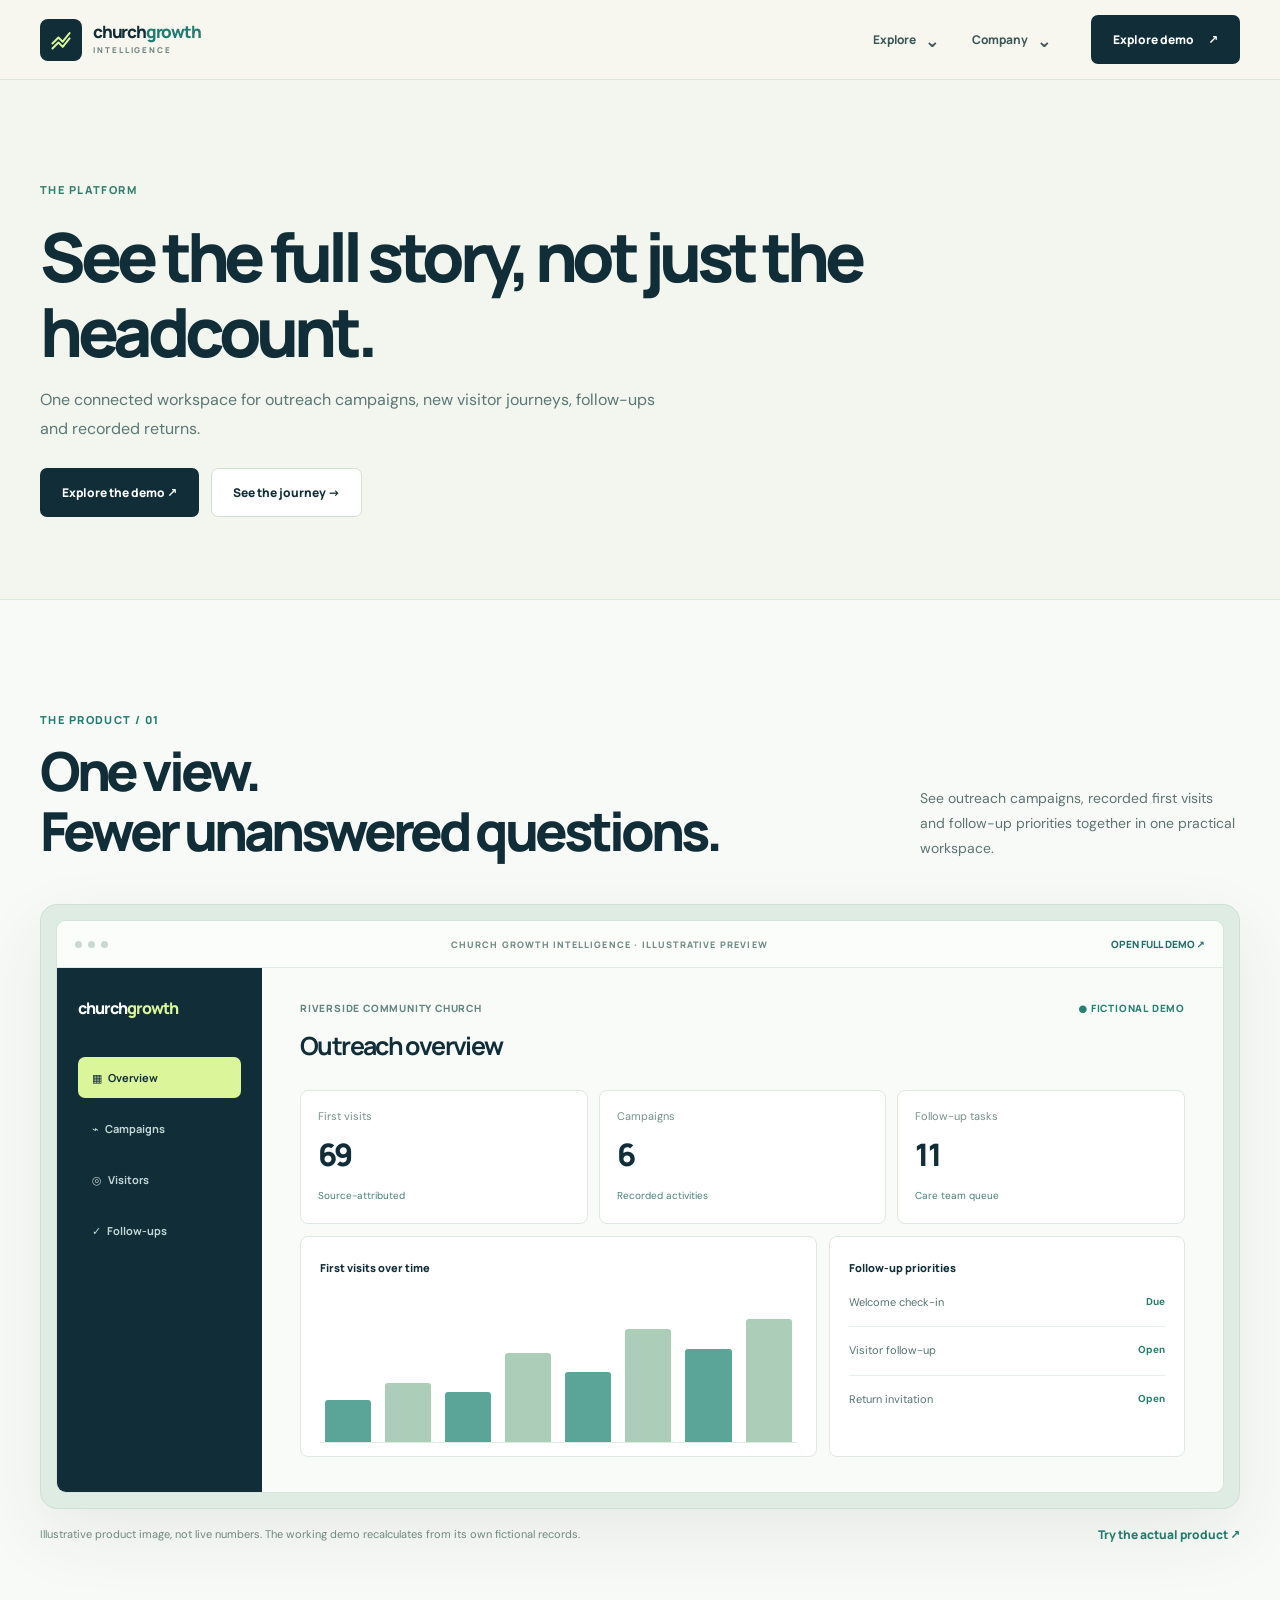
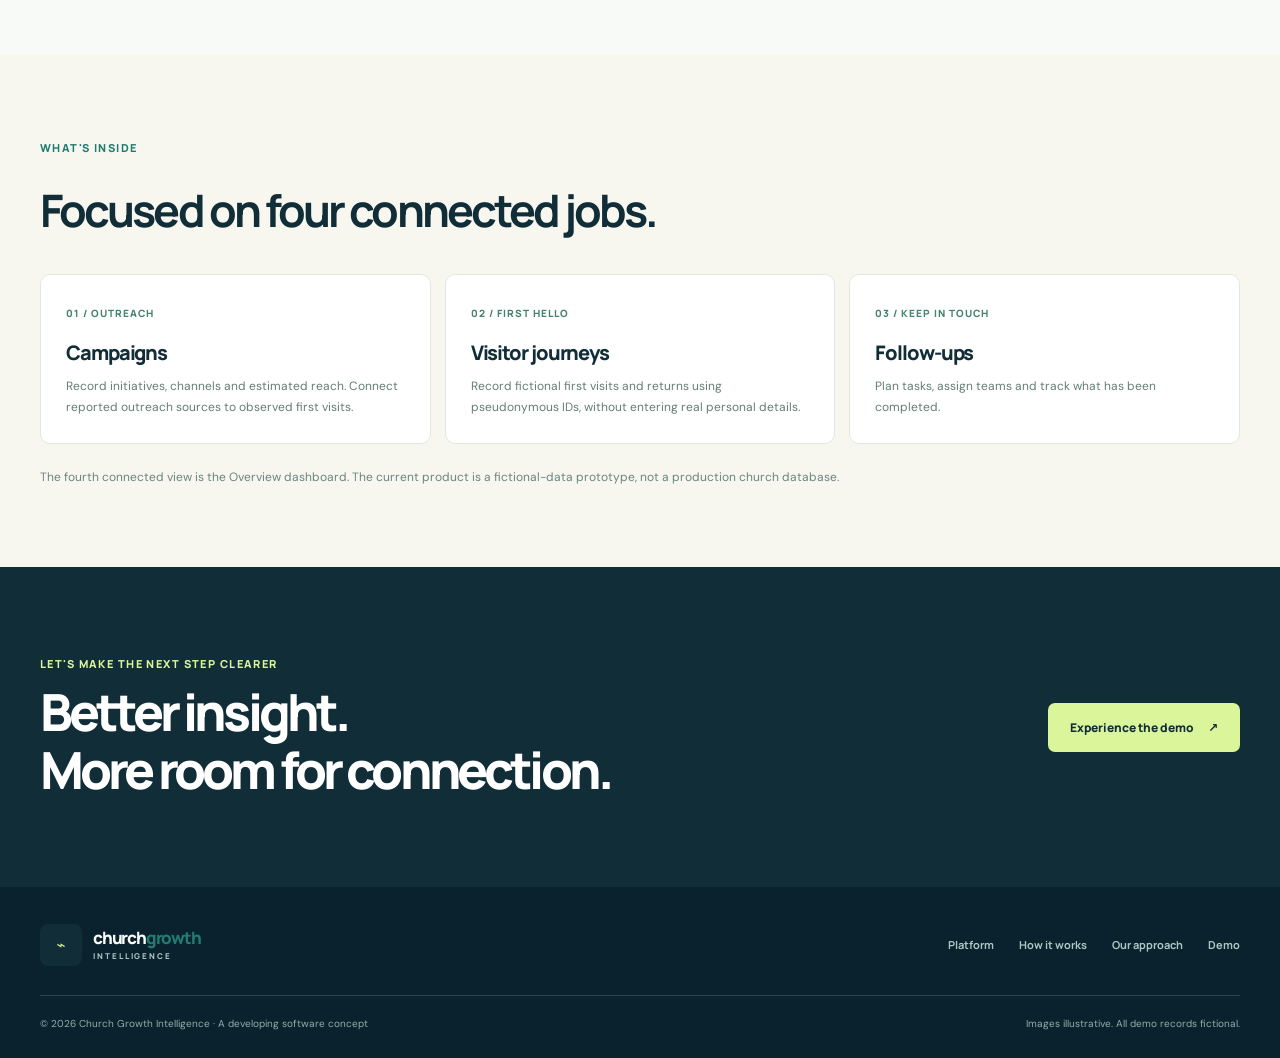
<file: platform.html>
<!doctype html>
<html lang="en">
<head>
<meta charset="utf-8"><meta name="viewport" content="width=device-width,initial-scale=1">
<meta name="theme-color" content="#112d38">
<meta name="description" content="Explore campaign, visitor, follow-up and return features in Church Growth Intelligence.">
<meta property="og:title" content="Church Growth Intelligence — Beyond the first hello">
<meta property="og:description" content="One connected view of outreach, first visits, follow-ups and returns.">
<title>Platform — Church Growth Intelligence</title>
<link rel="preconnect" href="https://fonts.googleapis.com">
<link rel="preconnect" href="https://fonts.gstatic.com" crossorigin>
<link href="https://fonts.googleapis.com/css2?family=DM+Sans:wght@400;500;600;700;800&family=Manrope:wght@400;500;600;700;800&display=swap" rel="stylesheet">
<style>
:root{--ink:#112d38;--ink2:#163d49;--cream:#f7f7f0;--white:#fff;--lime:#dbf59b;--teal:#237c72;--line:#dce5de;--muted:#5e7474;--font:'DM Sans',system-ui,sans-serif;--display:'Manrope',system-ui,sans-serif}
*{box-sizing:border-box}
html{scroll-behavior:smooth;scroll-padding-top:90px}
body{margin:0;background:var(--cream);color:var(--ink);font:15px/1.6 var(--font);-webkit-font-smoothing:antialiased}
h1,h2,h3,p,figure{margin:0}h1,h2,h3{font-family:var(--display);letter-spacing:-.065em}a{color:inherit;text-decoration:none}button{font:inherit;cursor:pointer}img{display:block;max-width:100%}::selection{background:var(--lime);color:var(--ink)}:focus-visible{outline:3px solid #75ac8a;outline-offset:4px}
.wrap{width:min(1210px,calc(100% - 80px));margin-inline:auto}.skip{position:absolute;top:-100px;left:12px;background:#fff;color:#112d38;padding:12px;z-index:100}.skip:focus{top:10px}
.header{background:var(--cream);height:80px;position:relative;z-index:10;border-bottom:1px solid #dce6dc}.header-inner{height:100%;display:flex;align-items:center;gap:34px}.brand{display:flex;gap:11px;align-items:center;white-space:nowrap}.brand-mark{width:42px;height:42px;background:var(--ink);border-radius:8px;color:var(--lime);display:grid;place-items:center}.brand-mark svg{height:24px;width:24px}.brand-main{display:block;font:800 17px/1 var(--display);letter-spacing:-.07em}.brand-main em{font-style:normal;color:var(--teal)}.brand-sub{display:block;font:800 8px/1.3 var(--display);letter-spacing:.24em;margin-top:5px;color:#718682}
.nav{margin-left:auto;display:flex;align-items:center;gap:32px}.nav a{font:750 12px var(--display);color:#3c5557}.nav a:hover{color:var(--teal)}.btn{display:inline-flex;align-items:center;justify-content:center;gap:14px;min-height:49px;border-radius:7px;border:1px solid transparent;padding:12px 21px;font:800 12px var(--display);transition:background .2s,transform .2s}.btn:hover{transform:translateY(-2px)}.btn-dark{background:var(--ink);color:#fff}.btn-dark:hover{background:#234854}.btn-lime{background:var(--lime);color:var(--ink)}.btn-lime:hover{background:#edffba}.btn-light{background:#fff;border-color:#d4dfd3;color:var(--ink)}.btn-light:hover{background:#f3f9ef}.menu{display:none;border:1px solid #ccdbd0;background:none;border-radius:8px;width:43px;height:43px;align-items:center;justify-content:center;color:var(--ink)}
.hero{background:var(--ink);color:#fff;overflow:hidden}.hero-layout{min-height:690px;display:grid;grid-template-columns:minmax(0,1.04fr) minmax(0,.96fr);align-items:stretch}.hero-copy{padding:104px 49px 96px max(40px,calc((100vw - 1210px)/2));display:flex;flex-direction:column;align-items:flex-start;justify-content:center}.eyebrow{font:800 11px var(--display);letter-spacing:.13em;text-transform:uppercase;color:var(--teal)}.hero .eyebrow{color:#bceba7;display:flex;align-items:center;gap:10px}.hero .eyebrow:before{content:"";width:8px;height:8px;border-radius:50%;background:var(--lime)}.hero h1{font-size:clamp(55px,5.15vw,79px);font-weight:800;line-height:1.065;max-width:720px;letter-spacing:-.078em;margin:26px 0 23px}.hero h1 mark{color:var(--ink);background:var(--lime);padding:0 7px;box-decoration-break:clone;-webkit-box-decoration-break:clone}.hero-copy>p{max-width:490px;font-size:16px;color:#c0d4d4;line-height:1.78}.hero-actions{display:flex;align-items:center;flex-wrap:wrap;gap:14px;margin-top:31px}.hero-actions .plain-link{font:800 12px var(--display);color:#ebf4f0;display:inline-flex;gap:12px;align-items:center;padding:11px 5px}.hero-actions .plain-link:hover{text-decoration:underline;text-underline-offset:5px}.hero-note{color:#a3babc;font-size:11px;margin-top:29px;display:flex;align-items:center;gap:9px}.hero-note:before{content:"";width:6px;height:6px;background:#b6dfa8;border-radius:50%}
.hero-visual{position:relative;background:#b7cabe;min-height:600px;overflow:hidden}.hero-visual img{width:100%;height:100%;position:absolute;inset:0;object-fit:cover;object-position:center 42%;filter:saturate(.82) contrast(1.04)}.hero-visual:after{content:"";position:absolute;inset:0;background:linear-gradient(180deg,transparent 45%,#091c25bb 100%)}.photo-caption{position:absolute;bottom:45px;left:45px;right:38px;z-index:1;border-top:1px solid #ffffff75;padding-top:17px;display:flex;justify-content:space-between;gap:15px;color:white;font:750 12px var(--display)}.photo-caption span:last-child{letter-spacing:.13em;font-size:10px;color:#e7f3e9}.photo-fallback{position:absolute;inset:0;background:linear-gradient(135deg,#42685d,#99bfa4);display:grid;place-items:center;color:#fff;font:800 35px var(--display);padding:50px}
.ticker{background:var(--lime);border-bottom:1px solid #bed59a}.ticker-inner{display:grid;grid-template-columns:repeat(3,1fr);gap:20px;min-height:71px;align-items:center}.ticker-inner span{font:800 12px var(--display);color:#284a42;display:flex;align-items:center;gap:14px}.ticker-inner b{height:23px;width:23px;border:1px solid #7a9b74;border-radius:50%;display:grid;place-items:center;font-size:9px}
.section{padding:112px 0}.section-heading{margin-bottom:43px;display:flex;align-items:end;justify-content:space-between;gap:50px}.section-heading h2{font-size:clamp(40px,4.2vw,60px);line-height:1.12;font-weight:800;letter-spacing:-.075em;max-width:740px;margin-top:14px}.section-heading p{max-width:320px;color:var(--muted);font-size:14px;line-height:1.8}.product{background:#f8faf7}.product-shell{background:#dfece3;padding:15px;border-radius:17px;border:1px solid #cee0d3;box-shadow:0 25px 70px #16392a14}.app-window{background:white;overflow:hidden;border-radius:10px;border:1px solid #d4e3dc}.browser{height:47px;border-bottom:1px solid #e1eae5;display:flex;align-items:center;justify-content:space-between;padding:0 18px;gap:12px;background:#fbfdfb;font:800 9px var(--display);letter-spacing:.13em;color:#728a85}.dots{display:flex;gap:6px}.dots i{background:#cbd8d0;width:7px;height:7px;border-radius:50%}.browser a{color:#226e68;letter-spacing:0;font-size:10px}.app-body{display:grid;grid-template-columns:205px minmax(0,1fr);min-height:445px}.app-sidebar{background:var(--ink);color:#c3d8d6;padding:29px 21px}.app-sidebar strong{font:800 16px var(--display);color:white;letter-spacing:-.06em;display:block;margin-bottom:38px}.app-sidebar strong em{font-style:normal;color:var(--lime)}.app-sidebar span{display:block;font:700 11px var(--display);margin:0 0 10px;padding:13px 14px;border-radius:7px}.app-sidebar span.on{background:var(--lime);color:var(--ink)}.app-main{padding:33px 38px 35px;background:#f9fbf9}.app-top{display:flex;justify-content:space-between;gap:13px;font:800 10px var(--display);letter-spacing:.08em;color:#64857f}.app-top i{font-style:normal;color:#278272}.app-main h3{font-size:25px;margin:11px 0 24px}.mini-stats{display:grid;grid-template-columns:repeat(3,1fr);gap:11px}.mini-stat{border:1px solid #dfe9e2;border-radius:8px;background:white;padding:17px}.mini-stat small{display:block;font-size:11px;color:#76908a}.mini-stat strong{display:block;font:800 31px var(--display);letter-spacing:-.055em;margin:7px 0}.mini-stat em{font-size:10px;font-style:normal;color:#488177}.app-lower{display:grid;grid-template-columns:1.45fr 1fr;gap:12px;margin-top:12px}.mini-panel{border:1px solid #dfe9e2;border-radius:8px;padding:18px 19px 13px;background:#fff;min-width:0}.mini-panel>b{font:800 11px var(--display)}.bars{height:144px;display:flex;align-items:end;gap:14px;border-bottom:1px solid #dfeae2;margin-top:20px;padding:0 5px}.bars i{flex:1;background:#5aa597;display:block;border-radius:3px 3px 0 0}.bars i:nth-child(2n){background:#accdb8}.task{font-size:11px;color:#557371;display:flex;justify-content:space-between;border-bottom:1px solid #e8eee9;padding:15px 0;gap:8px}.task:last-child{border:0}.task b{color:#267c6e;font-size:10px}.product-foot{display:flex;justify-content:space-between;align-items:center;gap:20px;margin-top:17px}.product-foot p{font-size:11px;color:#708780;max-width:620px}.text-link{color:#247b6d;font:800 12px var(--display);white-space:nowrap}.text-link:hover{text-decoration:underline;text-underline-offset:4px}
.statement{background:var(--lime);padding:112px 0 119px}.statement-inner{display:grid;grid-template-columns:1.15fr .6fr;align-items:end;gap:95px}.statement h2{font:800 clamp(46px,5vw,72px)/1.11 var(--display);letter-spacing:-.08em;margin-top:16px}.statement p{font-size:15px;color:#4b6558;line-height:1.82;max-width:340px}.statement .eyebrow{color:#3c7661}
.journey{background:#fff}.journey-list{border-top:1px solid #d8e3db}.journey-row{display:grid;grid-template-columns:73px 1fr 1fr 32px;align-items:center;gap:25px;padding:32px 5px;border-bottom:1px solid #d8e3db;transition:padding .2s,background .2s}.journey-row:hover{padding-left:17px;background:#f5f9f4}.journey-row .number{font:800 12px var(--display);color:#548877}.journey-row h3{font:800 clamp(24px,2.7vw,34px)/1.2 var(--display);letter-spacing:-.06em}.journey-row p{font-size:13px;color:#657c78}.journey-row .arrow{font-size:25px;color:#357d70}.journey-row:focus-visible{background:#edf7e6}
.values{background:#f1f5ef}.values-inner{display:grid;grid-template-columns:.85fr 1.15fr;gap:100px}.values h2{font:800 clamp(37px,4vw,55px)/1.12 var(--display);margin-top:17px}.values h2 em{font-style:normal;color:var(--teal)}.values>p{color:#58716c}.value-list{border-top:1px solid #cadcd0}.value{border-bottom:1px solid #cadcd0;padding:22px 0}.value strong{font:800 15px var(--display);display:block}.value p{font-size:12px;color:#607875;margin-top:7px}
.cta{background:var(--ink);color:white;padding:89px 0}.cta-inner{display:flex;justify-content:space-between;align-items:center;gap:40px}.cta h2{font:800 clamp(40px,4vw,58px)/1.12 var(--display);letter-spacing:-.075em;margin-top:12px;max-width:730px}.cta .eyebrow{color:var(--lime)}
.footer{background:#09222d;color:#afc6c6;padding:37px 0 26px}.foot-top{display:flex;align-items:center;justify-content:space-between;gap:24px;padding-bottom:29px;border-bottom:1px solid #ffffff26}.footer .brand-main{color:white}.footer .brand-sub{color:#acc4c2}.foot-links{display:flex;gap:25px;flex-wrap:wrap;font:700 11px var(--display)}.foot-links a:hover{color:#fff}.foot-bottom{padding-top:20px;display:flex;align-items:center;justify-content:space-between;gap:25px;font-size:10px;color:#94adae}
@media(max-width:1110px){.hero-copy{padding-left:40px}.hero h1{font-size:clamp(50px,5.4vw,64px)}.hero-layout{min-height:625px}.hero-visual{min-height:625px}.section{padding:92px 0}.values-inner{gap:50px}}
@media(max-width:850px){.wrap{width:min(100% - 50px,750px)}.nav{gap:18px}.nav a{font-size:11px}.hero-layout{min-height:0}.hero-copy{padding:72px 30px 72px 26px}.hero h1{font-size:clamp(42px,5.9vw,57px)}.hero-visual{min-height:565px}.section-heading{align-items:flex-start;flex-direction:column;gap:15px}.section-heading p{max-width:700px}.app-body{grid-template-columns:140px 1fr}.app-sidebar{padding:22px 12px}.app-main{padding:25px 20px}.app-sidebar span{font-size:9px;padding:11px}.mini-stat{padding:12px}.mini-stat strong{font-size:25px}.statement-inner{gap:34px}.values-inner{gap:35px}}
@media(max-width:680px){.header{height:68px}.wrap{width:calc(100% - 38px)}.header-inner{position:relative}.nav{display:none;position:absolute;top:67px;left:-19px;right:-19px;background:var(--cream);padding:15px 19px 23px;box-shadow:0 15px 20px #112d3822;border-bottom:1px solid #dce5dc;align-items:stretch;flex-direction:column;gap:0}.nav.open{display:flex}.nav a{padding:12px 5px;font-size:14px}.header-cta{margin-left:auto;font-size:10px;padding:10px 12px;min-height:40px}.menu{display:flex}.hero-layout{grid-template-columns:1fr}.hero-copy{padding:67px 23px 65px}.hero h1{font-size:clamp(49px,10.7vw,67px);margin-top:24px}.hero-copy>p{font-size:15px}.hero-visual{min-height:450px}.photo-caption{left:25px;right:25px;bottom:25px}.ticker-inner{grid-template-columns:1fr;padding:17px 0;gap:10px}.ticker-inner span{font-size:11px}.section{padding:77px 0}.section-heading h2{font-size:40px}.product-shell{padding:5px}.app-body{display:block}.app-sidebar{display:none}.app-main{padding:19px 13px}.browser{padding:0 11px}.browser span:nth-child(2){font-size:7px}.app-main h3{font-size:20px}.mini-stats{gap:6px}.mini-stat{padding:10px 7px}.mini-stat small{font-size:9px}.mini-stat strong{font-size:23px}.mini-stat em{font-size:9px}.app-lower{grid-template-columns:1fr}.mini-panel{padding:13px}.bars{height:100px}.statement{padding:77px 0}.statement-inner{grid-template-columns:1fr;gap:20px}.statement h2{font-size:clamp(42px,9.5vw,60px)}.statement p{max-width:620px}.journey-row{grid-template-columns:39px 1fr 22px;gap:11px;padding:23px 2px}.journey-row p{grid-column:2/3;margin-top:-4px}.journey-row .arrow{grid-column:3;grid-row:1}.journey-row h3{font-size:22px}.values-inner{grid-template-columns:1fr;gap:30px}.values h2{font-size:39px}.cta-inner{flex-direction:column;align-items:flex-start}.cta h2{font-size:43px}.foot-top{flex-direction:column;align-items:flex-start}.foot-bottom{flex-direction:column;align-items:flex-start;gap:7px}}
@media(max-width:410px){.header-cta{font-size:0;padding:10px}.header-cta:after{content:"↗";font-size:16px}.hero h1{font-size:44px}.hero-visual{min-height:340px}.hero-actions{align-items:stretch}.hero-actions .btn{width:100%}.hero-actions .plain-link{width:100%}.photo-caption{font-size:10px}.section-heading h2{font-size:36px}.mini-stat strong{font-size:20px}.mini-stat em{font-size:8px}.statement h2{font-size:40px}.journey-row h3{font-size:20px}.cta h2{font-size:38px}}
@media(prefers-reduced-motion:reduce){html{scroll-behavior:auto}.btn{transition:none}.btn:hover{transform:none}}

/* Multipage disclosure navigation; keyboard and tap accessible */
.nav{gap:22px}.nav-group{position:relative}.nav-trigger{display:flex;align-items:center;gap:9px;padding:12px 5px;border:0;background:transparent;color:#3c5557;font:750 12px var(--display);cursor:pointer}.nav-trigger:hover,.nav-trigger[aria-expanded=true]{color:#237c72}.nav-trigger span{font-size:18px;transition:transform .16s}.nav-trigger[aria-expanded=true] span{transform:rotate(180deg)}
.nav-dropdown{display:none;position:absolute;top:calc(100% + 12px);left:-16px;width:270px;border:1px solid #d9e7da;background:#fff;border-radius:12px;padding:9px;box-shadow:0 16px 50px #143c3325;z-index:25}.nav-group.open .nav-dropdown{display:grid;gap:2px}
.nav-dropdown a{display:flex;flex-direction:column;gap:3px;border-radius:8px;padding:12px 13px;color:#193e35!important;text-decoration:none!important}.nav-dropdown a:hover,.nav-dropdown a:focus-visible{background:#edf6e7}.nav-dropdown a strong{font:800 12px var(--display)}.nav-dropdown a small{font:500 10px/1.5 var(--font);color:#769084}
.subpage-hero{background:#f2f6ee;padding:97px 0 82px;border-bottom:1px solid #dce9d8}.subpage-hero .eyebrow{color:#367e6e}.subpage-hero h1{font:800 clamp(42px,5.3vw,70px)/1.1 var(--display);letter-spacing:-.075em;max-width:890px;margin:18px 0 18px}.subpage-hero p{font-size:16px;color:#5b7776;max-width:640px;line-height:1.8}.subpage-actions{display:flex;gap:12px;flex-wrap:wrap;margin-top:24px}
.subpage-feature-grid{display:grid;grid-template-columns:repeat(3,minmax(0,1fr));gap:14px}.subpage-feature{background:#fff;border:1px solid #deeadf;padding:25px;border-radius:10px}.subpage-feature b{font:800 10px var(--display);letter-spacing:.1em;color:#448371}.subpage-feature h3{font:800 20px var(--display);letter-spacing:-.055em;margin:15px 0 10px}.subpage-feature p{color:#657d73;font-size:12px;line-height:1.75}.subpage-note{margin-top:24px;color:#6b847c;font-size:12px}.subpage-layout{padding:80px 0}
@media(max-width:850px){.subpage-feature-grid{grid-template-columns:repeat(2,1fr)}}
@media(max-width:680px){.nav{padding:11px 15px 18px!important;gap:0!important}.nav-group{width:100%;border-bottom:1px solid #e4ebe4}.nav-trigger{width:100%;padding:13px 5px;justify-content:space-between;font-size:14px}.nav-dropdown{position:static;display:grid!important;width:100%;box-shadow:none;border:0;border-radius:0;padding:0 0 8px;background:transparent}.nav-dropdown a{padding:10px 13px}.nav-dropdown a small{font-size:10px}.nav-group.open .nav-dropdown{display:grid}.subpage-feature-grid{grid-template-columns:1fr}.subpage-hero{padding:69px 0 60px}.subpage-hero h1{font-size:42px}}
</style>
</head><body>
<a class="skip" href="#main">Skip to content</a>
<header class="header"><div class="wrap header-inner">
<a href="index.html" class="brand" aria-label="Church Growth Intelligence homepage"><span class="brand-mark"><svg viewBox="0 0 28 28" fill="none" aria-hidden="true"><path d="m4 18 7-7 5 5 8-10M4 24l7-7 5 5 8-10" stroke="currentColor" stroke-width="2.3" stroke-linecap="round" stroke-linejoin="round"/></svg></span><span><span class="brand-main">church<em>growth</em></span><span class="brand-sub">INTELLIGENCE</span></span></a>
<nav id="mobile-nav" class="nav" aria-label="Main navigation">
  <div class="nav-group"><button class="nav-trigger" type="button" aria-expanded="false" aria-controls="menu-explore">Explore <span aria-hidden="true">⌄</span></button>
    <div class="nav-dropdown" id="menu-explore">
      <a href="platform.html"><strong>The platform</strong><small>See what the product can do</small></a>
      <a href="how-it-works.html"><strong>How it works</strong><small>From outreach to return</small></a>
      <a href="app.html#/overview"><strong>Interactive demo</strong><small>Try fictional church data</small></a>
    </div>
  </div>
  <div class="nav-group"><button class="nav-trigger" type="button" aria-expanded="false" aria-controls="menu-company">Company <span aria-hidden="true">⌄</span></button>
    <div class="nav-dropdown" id="menu-company">
      <a href="about.html"><strong>Our approach</strong><small>People-first intelligence</small></a>
      <a href="about.html#privacy"><strong>Privacy by design</strong><small>What we're building responsibly</small></a>
    </div>
  </div>
</nav>
<a class="btn btn-dark header-cta" href="app.html#/overview">Explore demo <span aria-hidden="true">↗</span></a>
<button class="menu" id="menu-toggle" type="button" aria-label="Open navigation" aria-controls="mobile-nav" aria-expanded="false"><svg viewBox="0 0 24 24" width="21" height="21" fill="none" stroke="currentColor" stroke-width="2" aria-hidden="true"><path d="M4 6h16M4 12h16M4 18h16"/></svg></button>
</div></header>
<main id="main"><section class="subpage-hero"><div class="wrap"><span class="eyebrow">THE PLATFORM</span><h1>See the full story, not just the headcount.</h1><p>One connected workspace for outreach campaigns, new visitor journeys, follow-ups and recorded returns.</p><div class="subpage-actions"><a class="btn btn-dark" href="app.html#/overview">Explore the demo ↗</a><a class="btn btn-light" href="how-it-works.html">See the journey →</a></div></div></section><section class="section product" id="platform" aria-labelledby="platform-title"><div class="wrap">
<div class="section-heading"><div><div class="eyebrow">THE PRODUCT / 01</div><h2 id="platform-title">One view.<br>Fewer unanswered questions.</h2></div><p>See outreach campaigns, recorded first visits and follow-up priorities together in one practical workspace.</p></div>
<div class="product-shell"><div class="app-window">
<div class="browser"><span class="dots"><i></i><i></i><i></i></span><span>CHURCH GROWTH INTELLIGENCE · ILLUSTRATIVE PREVIEW</span><a href="app.html#/overview">OPEN FULL DEMO ↗</a></div>
<div class="app-body"><div class="app-sidebar"><strong>church<em>growth</em></strong><span class="on">▦ &nbsp; Overview</span><span>⌁ &nbsp; Campaigns</span><span>◎ &nbsp; Visitors</span><span>✓ &nbsp; Follow-ups</span></div>
<div class="app-main"><div class="app-top"><span>RIVERSIDE COMMUNITY CHURCH</span><i>● FICTIONAL DEMO</i></div><h3>Outreach overview</h3>
<div class="mini-stats"><div class="mini-stat"><small>First visits</small><strong>69</strong><em>Source-attributed</em></div><div class="mini-stat"><small>Campaigns</small><strong>6</strong><em>Recorded activities</em></div><div class="mini-stat"><small>Follow-up tasks</small><strong>11</strong><em>Care team queue</em></div></div>
<div class="app-lower"><div class="mini-panel"><b>First visits over time</b><div class="bars" aria-hidden="true"><i style="height:29%"></i><i style="height:41%"></i><i style="height:35%"></i><i style="height:62%"></i><i style="height:49%"></i><i style="height:79%"></i><i style="height:65%"></i><i style="height:86%"></i></div></div>
<div class="mini-panel"><b>Follow-up priorities</b><div class="task">Welcome check-in <b>Due</b></div><div class="task">Visitor follow-up <b>Open</b></div><div class="task">Return invitation <b>Open</b></div></div></div>
</div></div></div></div>
<div class="product-foot"><p>Illustrative product image, not live numbers. The working demo recalculates from its own fictional records.</p><a href="app.html#/overview" class="text-link">Try the actual product ↗</a></div>
</div></section><section class="subpage-layout"><div class="wrap"><span class="eyebrow">WHAT'S INSIDE</span><h2 style="font-size:clamp(30px,3.5vw,46px);margin:15px 0 28px">Focused on four connected jobs.</h2><div class="subpage-feature-grid"><a class="subpage-feature" href="app.html#/campaigns"><b>01 / OUTREACH</b><h3>Campaigns</h3><p>Record initiatives, channels and estimated reach. Connect reported outreach sources to observed first visits.</p></a><a class="subpage-feature" href="app.html#/visitors"><b>02 / FIRST HELLO</b><h3>Visitor journeys</h3><p>Record fictional first visits and returns using pseudonymous IDs, without entering real personal details.</p></a><a class="subpage-feature" href="app.html#/followups"><b>03 / KEEP IN TOUCH</b><h3>Follow-ups</h3><p>Plan tasks, assign teams and track what has been completed.</p></a></div><p class="subpage-note">The fourth connected view is the Overview dashboard. The current product is a fictional-data prototype, not a production church database.</p></div></section><section class="cta" aria-labelledby="cta-title"><div class="wrap cta-inner"><div><div class="eyebrow">LET'S MAKE THE NEXT STEP CLEARER</div><h2 id="cta-title">Better insight.<br>More room for connection.</h2></div><a class="btn btn-lime" href="app.html#/overview">Experience the demo <span aria-hidden="true">↗</span></a></div></section></main>
<footer class="footer"><div class="wrap"><div class="foot-top"><a class="brand" href="index.html"><span class="brand-mark" aria-hidden="true">⌁</span><span><span class="brand-main">church<em>growth</em></span><span class="brand-sub">INTELLIGENCE</span></span></a><div class="foot-links"><a href="platform.html">Platform</a><a href="how-it-works.html">How it works</a><a href="about.html">Our approach</a><a href="app.html#/overview">Demo</a></div></div>
<div class="foot-bottom"><span>© <span id="year">2026</span> Church Growth Intelligence · A developing software concept</span><span>Images illustrative. All demo records fictional.</span></div></div></footer>
<script>
document.getElementById('year').textContent=new Date().getFullYear();
const btn=document.getElementById('menu-toggle'),nav=document.getElementById('mobile-nav');
const groups=[...nav.querySelectorAll('.nav-group')];
function collapseGroups(except){groups.forEach(g=>{if(g===except)return;g.classList.remove('open');g.querySelector('button').setAttribute('aria-expanded','false');});}
function closeNav(){nav.classList.remove('open');btn.setAttribute('aria-expanded','false');btn.setAttribute('aria-label','Open navigation');collapseGroups();}
btn.addEventListener('click',()=>{const open=nav.classList.toggle('open');btn.setAttribute('aria-expanded',String(open));btn.setAttribute('aria-label',open?'Close navigation':'Open navigation');if(!open)collapseGroups();});
groups.forEach(g=>g.querySelector('button').addEventListener('click',()=>{const active=!g.classList.contains('open');collapseGroups(g);g.classList.toggle('open',active);g.querySelector('button').setAttribute('aria-expanded',String(active));}));
document.addEventListener('click',e=>{if(!nav.contains(e.target))collapseGroups();});
document.addEventListener('keydown',e=>{if(e.key==='Escape'){const opened=groups.find(g=>g.classList.contains('open'));if(opened){collapseGroups();opened.querySelector('button').focus();}else if(nav.classList.contains('open')){closeNav();btn.focus();}}});
nav.querySelectorAll('a').forEach(a=>a.addEventListener('click',closeNav));
</script>
</body></html>
</file>
<file: mvp.css>
:root{--ink:#17313b;--ink-2:#304c53;--navy:#132e3b;--navy-2:#0d2531;--teal:#267a71;--lime:#dff3a8;--canvas:#f6f8f5;--paper:#fff;--line:#e2eae5;--muted:#718387;--subtle:#eef3ee;--danger:#a64b3e;--amber:#9a6e2c;--shadow:0 15px 40px rgba(18,48,48,.06)}
*,*:before,*:after{box-sizing:border-box}
html{scroll-behavior:smooth}body{margin:0;color:var(--ink);background:var(--canvas);font:14px/1.6 "DM Sans",system-ui,-apple-system,sans-serif;-webkit-font-smoothing:antialiased}
button,input,select,textarea{font:inherit}button{cursor:pointer}a{color:inherit;text-decoration:none}h1,h2,h3,h4,p{margin-top:0}h1,h2,h3,h4,.metric-value{font-family:"Manrope",system-ui,sans-serif;letter-spacing:-.045em}h1{font-size:clamp(28px,2.5vw,39px);line-height:1.17}h2{font-size:18px}h3{font-size:15px}p{line-height:1.7}svg{max-width:100%}
:focus-visible{outline:3px solid #8ecca9;outline-offset:3px}
::selection{background:var(--lime);color:var(--navy)}
.sr-only{position:absolute!important;width:1px;height:1px;padding:0;margin:-1px;overflow:hidden;clip:rect(0,0,0,0);white-space:nowrap;border:0}
.app-shell{min-height:100vh;display:flex}
.sidebar{width:258px;flex:none;min-height:100vh;background:var(--navy);color:#d6e4e7;position:sticky;top:0;height:100vh;display:flex;flex-direction:column;padding:29px 18px 23px;z-index:15}
.brand{display:flex;align-items:center;gap:12px;padding:1px 9px 28px;border-bottom:1px solid #ffffff20}
.brand-symbol{width:39px;height:39px;border:1px solid #64828a;border-radius:8px;background:#254957;display:grid;place-items:center;font:800 27px/1 "Manrope",sans-serif;color:var(--lime)}
.brand-name{font:800 17px/1.1 "Manrope",sans-serif;letter-spacing:-.06em;color:white;white-space:nowrap}
.brand-name em{font-style:normal;color:var(--lime)}
.brand-sub{display:block;margin-top:3px;color:#99b6b8;font:800 8px "Manrope",sans-serif;letter-spacing:.25em}
.workspace-label{margin:28px 11px 11px;color:#87a4ac;font:800 9px "Manrope",sans-serif;letter-spacing:.18em}
.side-nav{display:flex;flex-direction:column;gap:7px}
.side-link{border:0;background:none;width:100%;display:flex;align-items:center;gap:13px;padding:13px 13px;border-radius:8px;color:#bad0d5;text-align:left;font:700 12px "Manrope",sans-serif;transition:background .18s,color .18s}
.side-link svg{width:18px;height:18px;stroke-width:1.9;flex:none}
.side-link:hover{background:#ffffff12;color:#fff}
.side-link.active{background:var(--lime);color:var(--navy)}
.side-link.active svg{stroke:var(--navy)}
.side-tag{margin-left:auto;font-size:9px;color:#97adb1}
.side-footer{margin-top:auto;border-top:1px solid #ffffff20;padding:22px 11px 0}
.side-footer strong{display:block;color:#f5f9f7;font:800 12px "Manrope",sans-serif;margin-bottom:8px;letter-spacing:-.02em}
.side-footer p{font-size:11px;color:#aac0c5;margin:0 0 15px}
.side-footer a,.side-footer button{border:0;background:transparent;padding:0;color:#cde8c7;font-size:11px;font-weight:800;text-decoration:underline;text-underline-offset:4px}
.side-footer-actions{display:flex;gap:17px;flex-wrap:wrap}
.shell-content{min-width:0;flex:1;width:calc(100% - 258px)}
.topbar{background:#fff;border-bottom:1px solid var(--line);min-height:79px;padding:15px clamp(22px,3.5vw,52px);display:flex;align-items:center;justify-content:space-between;gap:18px;position:sticky;top:0;z-index:10}
.breadcrumb{font-weight:700;font-size:12px;color:#7a9094}.breadcrumb span{color:#d0d9d6;margin:0 11px}.breadcrumb b{font-size:12px;color:var(--navy)}
.top-actions{display:flex;align-items:center;gap:12px;min-width:0}
.select,.field-input,.input{background:#fff;color:var(--ink);border:1px solid #cfddd5;border-radius:7px;min-height:41px;padding:10px 12px;outline:0}
.select:focus,.field-input:focus,.input:focus{border-color:#5fa69a;box-shadow:0 0 0 3px #8fc9b02a}
.select{max-width:220px;font-size:12px;font-weight:700}
.demo-label{display:flex;align-items:center;gap:7px;background:#edf6e8;border:1px solid #daeac9;border-radius:100px;padding:7px 11px;color:#456b4d;white-space:nowrap;font:800 10px "Manrope",sans-serif;letter-spacing:.04em}
.demo-dot{width:7px;height:7px;border-radius:50%;background:#58956a}
.avatar{width:34px;height:34px;border:1px solid #d8e6df;background:#ebf3ed;border-radius:50%;display:grid;place-items:center;font:800 12px "Manrope",sans-serif;color:#2d675b}
.mobile-menu{display:none;align-items:center;justify-content:center;border:1px solid #dae5df;background:#fff;border-radius:7px;min-height:39px;min-width:39px;color:var(--navy)}
.page{max-width:1450px;margin:0 auto;padding:38px clamp(20px,3.5vw,51px) 74px}
.kicker{font:800 10px "Manrope",sans-serif;letter-spacing:.17em;text-transform:uppercase;color:#367970}
.page-head{display:flex;justify-content:space-between;align-items:center;gap:22px;margin-bottom:26px}
.page-head h1{margin:8px 0 9px;font-weight:800}
.page-head p{color:var(--muted);margin:0;max-width:680px;font-size:13px}
.page-actions{display:flex;align-items:center;gap:9px;flex-wrap:wrap;justify-content:flex-end}
.btn{display:inline-flex;align-items:center;justify-content:center;gap:9px;min-height:41px;background:#fff;border:1px solid #cddbd4;border-radius:7px;padding:10px 15px;color:#28535b;font:800 12px "Manrope",sans-serif;white-space:nowrap;transition:background .15s,transform .15s}
.btn:hover{background:#f0f7ed;transform:translateY(-1px)}
.btn.primary{border-color:var(--navy);background:var(--navy);color:#fff}
.btn.primary:hover{background:#23505c}.btn.lime{background:var(--lime);border-color:var(--lime);color:var(--navy)}
.btn svg{width:15px;height:15px}
.btn.text{background:none;border:0;padding:8px 0;min-height:0}
.small-action{padding:8px 11px;font-size:11px;min-height:32px}
.notice{display:flex;align-items:start;gap:12px;padding:14px 17px;background:#eff5ee;border:1px solid #e0e9df;border-radius:9px;color:#43645e;font-size:11px;line-height:1.6;margin-bottom:23px}
.notice strong{color:#245c58}
.focus-banner{background:var(--navy);border-radius:13px;display:flex;align-items:center;justify-content:space-between;gap:26px;color:#fff;padding:30px 34px;margin-bottom:22px;overflow:hidden;position:relative}
.focus-banner:before{content:"";position:absolute;right:70px;top:-96px;border:1px solid #ffffff24;border-radius:50%;height:200px;width:200px;pointer-events:none}
.focus-banner:after{content:"";position:absolute;right:20px;bottom:-170px;border:1px solid #ffffff13;border-radius:50%;height:270px;width:270px;pointer-events:none}
.focus-banner .kicker{color:#c8e995}
.focus-banner h2{font-size:clamp(22px,2.3vw,31px);line-height:1.28;max-width:740px;margin:12px 0 9px;font-weight:800;letter-spacing:-.053em}
.focus-banner p{color:#b7d0d1;font-size:12px;max-width:700px;margin:0}
.focus-banner .btn{position:relative;z-index:1}
.metrics{display:grid;grid-template-columns:repeat(4,minmax(0,1fr));gap:14px;margin-bottom:22px}
.metric{background:#fff;border:1px solid var(--line);padding:22px 22px 19px;min-height:144px;border-radius:10px}
.metric-label{font:750 11px "Manrope",sans-serif;color:#687e84;line-height:1.45}
.metric-value{font-size:clamp(25px,2.7vw,39px);font-weight:800;margin:15px 0 8px;line-height:1.1;color:var(--navy)}
.metric-note{font-size:10px;line-height:1.55;color:var(--muted);margin:0}
.metric-note.good{color:#29796c}
.panel{background:white;border:1px solid var(--line);border-radius:11px;padding:25px 27px;min-width:0}
.panel + .panel{margin-top:16px}
.panel-title{display:flex;align-items:flex-start;justify-content:space-between;gap:15px;margin:0 0 20px}
.panel-title h2{font-size:16px;font-weight:800;margin:0;color:#254553}
.panel-title p{margin:5px 0 0;color:var(--muted);font-size:11px}
.panel-title a,.panel-title button{font-size:11px;font-weight:800;color:var(--teal);white-space:nowrap;background:none;border:0;padding:0}
.grid-main{display:grid;grid-template-columns:minmax(0,1.55fr) minmax(300px,.85fr);gap:17px;margin-bottom:17px}
.grid-even{display:grid;grid-template-columns:repeat(2,minmax(0,1fr));gap:17px;margin-bottom:17px}
.chart-container{min-height:260px}
.axis-label{font:11px "DM Sans",sans-serif;fill:#839997}
.chart-grid{stroke:#e9efed;stroke-width:1}
.chart-line{stroke:#2f8679;stroke-width:3;fill:none;stroke-linecap:round;stroke-linejoin:round}
.chart-area{fill:#b4dcd0;fill-opacity:.4}
.plot-dot{fill:#2d897c;stroke:#fff;stroke-width:2}
.chart-caption{display:flex;align-items:center;justify-content:space-between;gap:15px;color:#7c8e90;font-size:10px;margin-top:10px}
.legend-dot{width:8px;height:8px;background:#2f8679;display:inline-block;margin-right:7px;border-radius:50%}
.funnel-grid{display:grid;grid-template-columns:repeat(3,1fr);gap:10px}
.funnel-stage{padding:19px 16px;background:#f4f8f3;border-radius:8px;border:1px solid #e4ede4}
.funnel-stage:first-child{background:#e4f3d5}
.funnel-stage .number{font:800 27px "Manrope",sans-serif;letter-spacing:-.065em;display:block;color:#214c4b}
.funnel-stage .label{display:block;font-size:10px;font-weight:800;margin-top:9px;color:#527370}
.funnel-stage .mini{display:block;font-size:10px;margin-top:3px;color:#8a9c95}
.support-note{margin:15px 0 0;color:#80928c;font-size:10px;line-height:1.7}
.attention{padding:13px 0;display:flex;align-items:start;gap:12px;border-bottom:1px solid #e8efea}
.attention:last-child{border-bottom:0}
.attention-dot{height:9px;width:9px;background:#ccab79;border-radius:50%;flex:none;margin-top:5px}
.attention strong{display:block;font-size:12px;color:#294a55}
.attention small{color:#849697;display:block;margin-top:4px;font-size:11px}
.mini-bars{display:flex;flex-direction:column;gap:18px}
.bar-row{display:grid;grid-template-columns:minmax(94px,1.1fr) minmax(80px,1.3fr) 46px;align-items:center;gap:12px}
.bar-row .name{font-size:11px;overflow:hidden;text-overflow:ellipsis;white-space:nowrap;color:#42636a;font-weight:700}
.bar-track{height:9px;background:#eaf2ec;border-radius:4px;overflow:hidden}
.bar-fill{height:100%;background:linear-gradient(90deg,#69af9d,#2b8476);border-radius:4px;min-width:3px}
.bar-count{text-align:right;font:800 11px "Manrope",sans-serif;color:#30575e}
.table-tools{display:flex;align-items:center;gap:10px;flex-wrap:wrap;margin-bottom:20px}
.table-tools .input{flex:1;min-width:170px;max-width:350px}.table-tools .select{min-width:155px}
.table-wrap{overflow-x:auto}
table{width:100%;border-collapse:collapse;text-align:left;white-space:nowrap}
thead th{font:800 10px "Manrope",sans-serif;text-transform:uppercase;letter-spacing:.08em;color:#819696;padding:13px 14px;border-bottom:1px solid #dfe9e5}
tbody td{padding:16px 14px;border-bottom:1px solid #edf2ee;font-size:12px;color:#35545a}
tbody tr:last-child td{border-bottom:0}
tbody tr:hover{background:#fafdfa}
.cell-name{font-weight:800;color:#274a51}
.cell-sub{display:block;color:#92a29e;font-size:10px;margin-top:5px}
.tag{display:inline-flex;align-items:center;gap:5px;padding:5px 8px;font-size:10px;font-weight:750;border-radius:5px;white-space:nowrap;background:#edf5ef;color:#277266}
.tag.warn{background:#fbf1e2;color:#976933}
.tag.red{background:#fcece9;color:#a8584d}
.tag.gray{background:#f0f4f2;color:#617c7e}
.action-link{font-weight:800;color:#237b71;background:none;border:0;padding:0;white-space:nowrap;font-size:11px}
.action-link:hover{text-decoration:underline;text-underline-offset:3px}
.empty{padding:38px 15px;border:1px dashed #d4e2db;border-radius:9px;text-align:center;background:#fbfdfb;color:#7a9391;font-size:13px}
.empty strong{display:block;font:800 15px "Manrope",sans-serif;color:#36565b;margin-bottom:7px}
.campaign-detail{margin-top:17px;background:#f5f9f5;border:1px solid #e2ede4;padding:20px 21px;border-radius:9px}
.detail-head{display:flex;justify-content:space-between;align-items:start;gap:15px;margin-bottom:15px}
.detail-head h3{font-weight:800;font-size:15px;margin:3px 0}
.detail-stats{display:grid;grid-template-columns:repeat(3,1fr);gap:10px}
.detail-stat{background:white;border:1px solid #e1ebe5;border-radius:8px;padding:13px}
.detail-stat strong{font:800 22px "Manrope",sans-serif;display:block}
.detail-stat span{font-size:10px;color:#78918b}
.progress-line{border-radius:10px;background:#e5efe7;height:9px;overflow:hidden}
.progress-line span{display:block;height:100%;background:#3c9385;border-radius:10px}
.inline-alert{background:#fff7ec;border:1px solid #f4e4c8;color:#856b3e;padding:14px 16px;border-radius:8px;font-size:11px;line-height:1.7}
.task-list{display:flex;flex-direction:column}
.task-row{display:flex;align-items:center;gap:14px;border-bottom:1px solid #e8efeb;padding:15px 0}
.task-row:last-child{border:0}
.task-check{height:37px;width:37px;border:1px solid #dce8df;border-radius:9px;display:grid;place-items:center;background:#fff;color:#246e63;flex:none}
.task-check:hover{background:#eaf6e9}
.task-check.done{background:#e2f0dc;border-color:#c7e2c0}
.task-info{flex:1;min-width:0}
.task-info strong{font-size:12px;font-weight:800;color:#304d56;display:block}
.task-info small{display:block;font-size:10px;color:#819393;margin-top:4px}
.task-meta{display:flex;align-items:center;gap:12px}
.task-complete{text-decoration:line-through;color:#8aa09c!important}
.stage-filter{display:flex;gap:6px;flex-wrap:wrap}
.filter-pill{border:1px solid #dfe8e1;background:#fff;padding:8px 13px;font-size:11px;font-weight:750;border-radius:7px;color:#59747b}
.filter-pill.active{background:var(--navy);border-color:var(--navy);color:#fff}
.modal-layer{position:fixed;inset:0;z-index:40;background:#0618209c;display:flex;align-items:center;justify-content:center;padding:20px;backdrop-filter:blur(3px)}
.modal{background:#fff;color:var(--ink);border-radius:13px;padding:28px 30px;box-shadow:0 24px 65px #0003;width:min(560px,100%);max-height:min(92vh,790px);overflow-y:auto}
.modal-head{display:flex;align-items:center;justify-content:space-between;gap:20px;margin-bottom:21px}
.modal-head h2{margin:0;font-size:21px}
.close{height:32px;width:32px;border:1px solid #dbe7e0;border-radius:7px;background:white;display:grid;place-items:center;font-size:20px;color:#45606a}
.form-grid{display:grid;grid-template-columns:repeat(2,1fr);gap:14px}
.field{display:flex;flex-direction:column;gap:7px;min-width:0}
.field.full{grid-column:1/-1}
.field label{font-size:11px;font-weight:800;color:#425d61}
.field-input{width:100%;min-width:0}
.field-hint{font-size:10px;color:#91a29c}
.form-error{color:#a84636;background:#fff2ef;border:1px solid #f3cfc9;border-radius:7px;padding:10px 12px;font-size:11px;display:none;grid-column:1/-1}
.form-error.visible{display:block}
.modal-actions{display:flex;justify-content:flex-end;gap:10px;margin-top:22px}
.privacy{border-top:1px solid #e3ebe5;margin-top:28px;padding-top:21px;color:#7f9492;font-size:11px;line-height:1.7}
.toast{position:fixed;right:23px;bottom:22px;z-index:70;background:#173a42;color:#fff;padding:14px 17px;font-weight:750;font-size:12px;border-radius:9px;box-shadow:0 15px 35px #102a2a33;max-width:360px}
.drawer-shade{display:none}
@media(max-width:1200px){
.sidebar{width:235px}.shell-content{width:calc(100% - 235px)}
.page{padding:29px 25px 55px}.topbar{padding:13px 25px}
.metrics{gap:10px}.metric{padding:19px 15px}
.grid-main{grid-template-columns:minmax(0,1.25fr) minmax(265px,.9fr)}
}
@media(max-width:980px){.grid-main{grid-template-columns:1fr}.metrics{grid-template-columns:repeat(2,minmax(0,1fr))}.grid-even{grid-template-columns:1fr}}
@media(max-width:740px){
.sidebar{position:fixed;transform:translateX(-105%);transition:transform .2s;height:100dvh;width:270px;box-shadow:0 25px 55px #061b304a}
.sidebar.open{transform:translateX(0)}
.drawer-shade.show{display:block;position:fixed;inset:0;background:#08191c83;z-index:14}
.shell-content{width:100%}
.topbar{min-height:65px;padding:10px 17px;gap:12px}
.mobile-menu{display:inline-flex}
.breadcrumb{font-size:11px}
.top-actions{gap:8px}
.demo-label{display:none}
.select{max-width:155px;padding:8px 10px;font-size:11px;min-height:36px}
.avatar{display:none}
.page{padding:26px 17px 45px}
.page-head{flex-direction:column;align-items:flex-start;margin-bottom:21px;gap:15px}
.page-actions{justify-content:flex-start;width:100%}
.focus-banner{padding:24px 21px;flex-direction:column;align-items:flex-start;gap:15px}
.focus-banner .btn{width:100%}
.metrics{gap:10px}
.metric{min-height:126px;padding:17px 14px}
.metric-value{font-size:29px}
.metric-label{font-size:10px}
.panel{padding:22px 16px}
.funnel-grid{gap:7px}
.funnel-stage{padding:14px 9px}
.funnel-stage .number{font-size:21px}
.detail-stats{grid-template-columns:1fr 1fr}
}
@media(max-width:440px){
.breadcrumb .workspace-word{display:none}
.select{max-width:135px}
.page-head h1{font-size:29px}
.metric-value{font-size:27px}
.bar-row{grid-template-columns:minmax(88px,1fr) minmax(50px,1fr) 32px;gap:7px}
.bar-row .name{font-size:10px}
.form-grid{grid-template-columns:1fr}
.field.full{grid-column:auto}
.modal{padding:23px 19px}
.modal-actions{flex-direction:column-reverse}
.modal-actions .btn{width:100%}
}
@media(prefers-reduced-motion:reduce){*,*:before,*:after{scroll-behavior:auto!important;transition:none!important;animation:none!important}}
</file>
